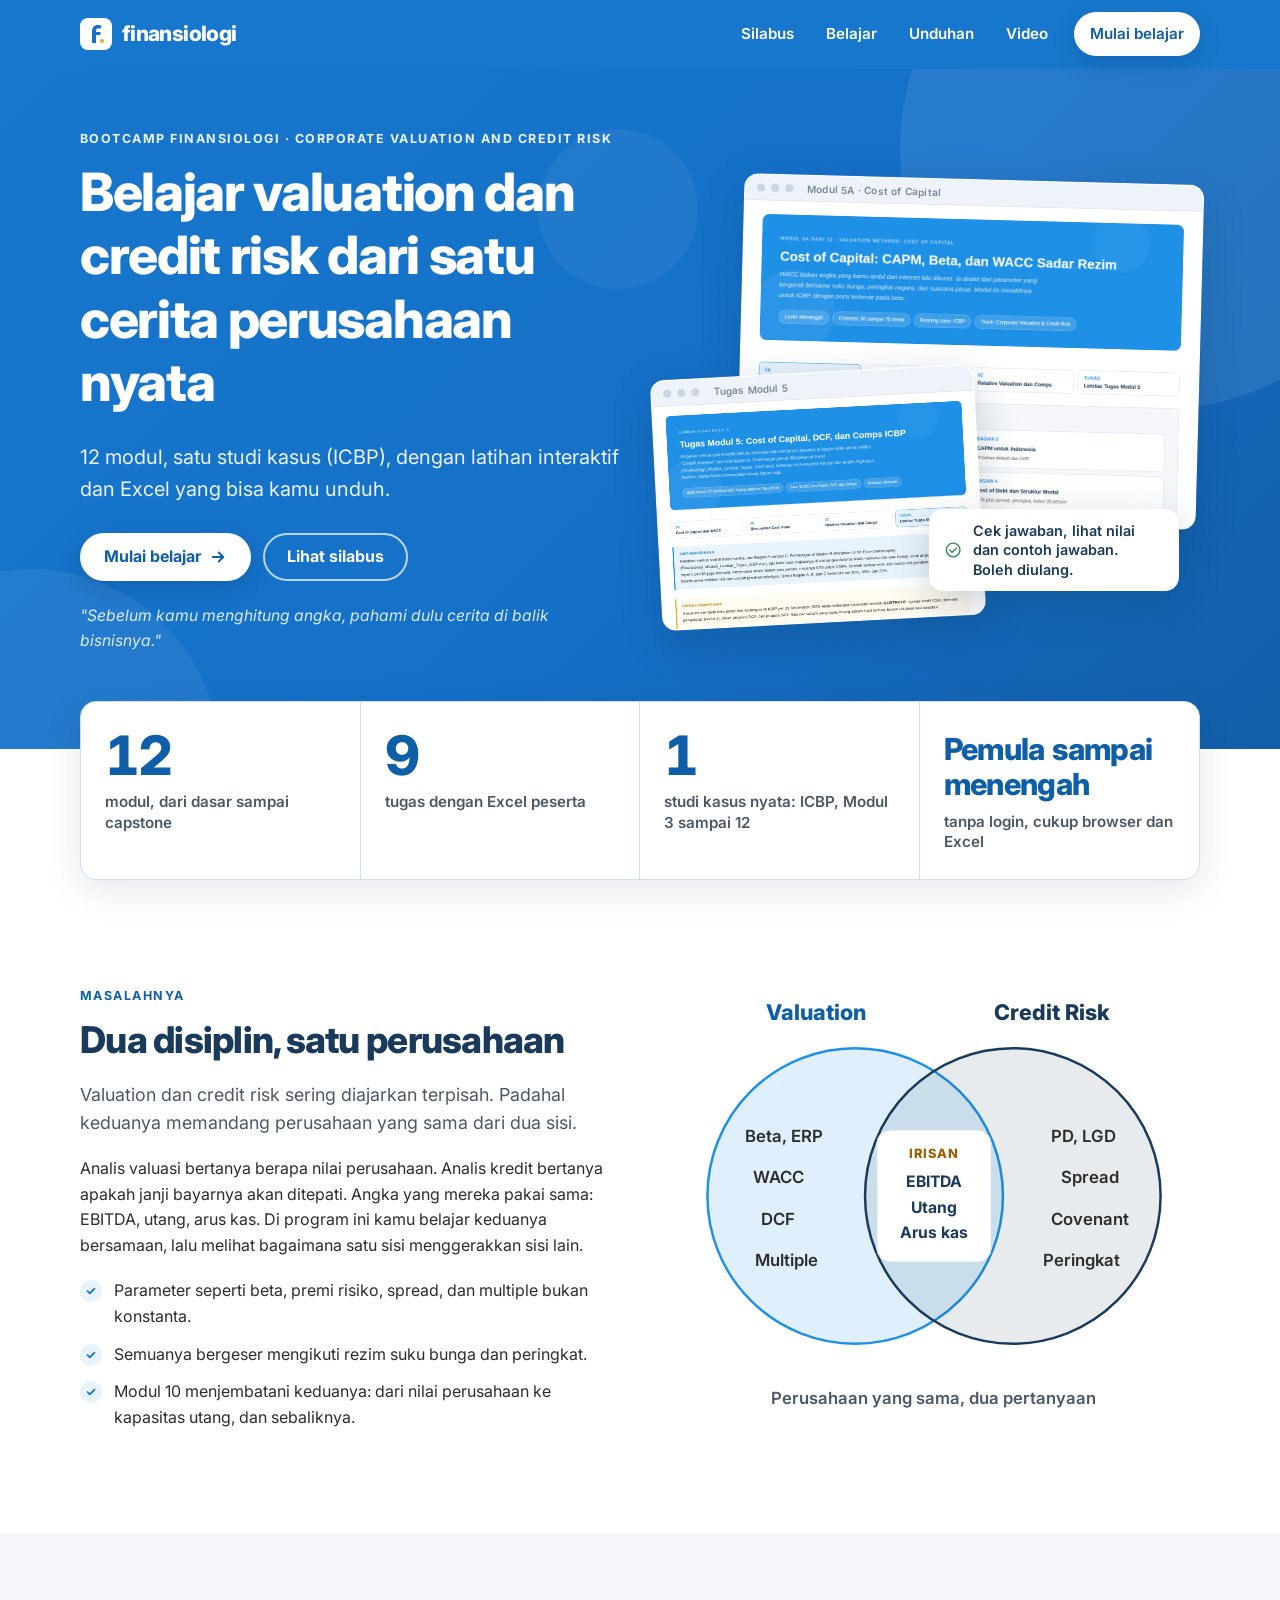
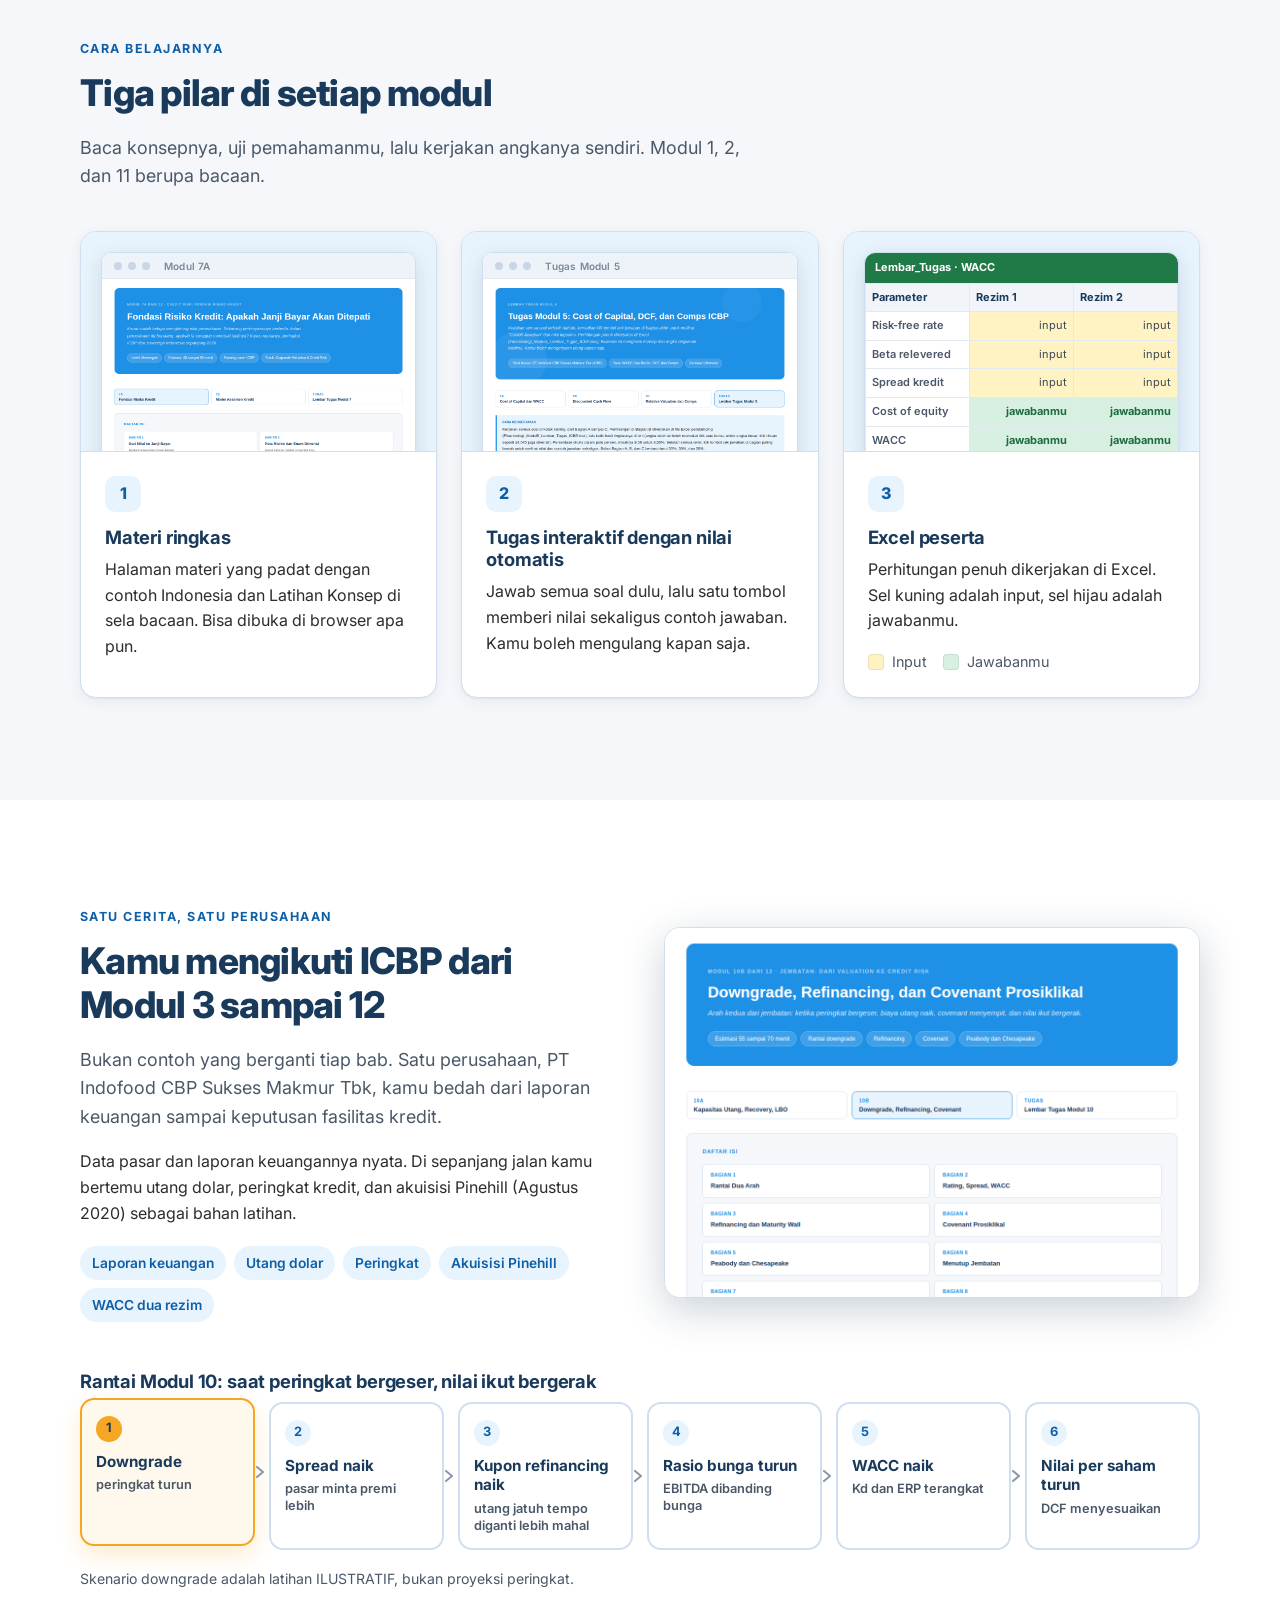
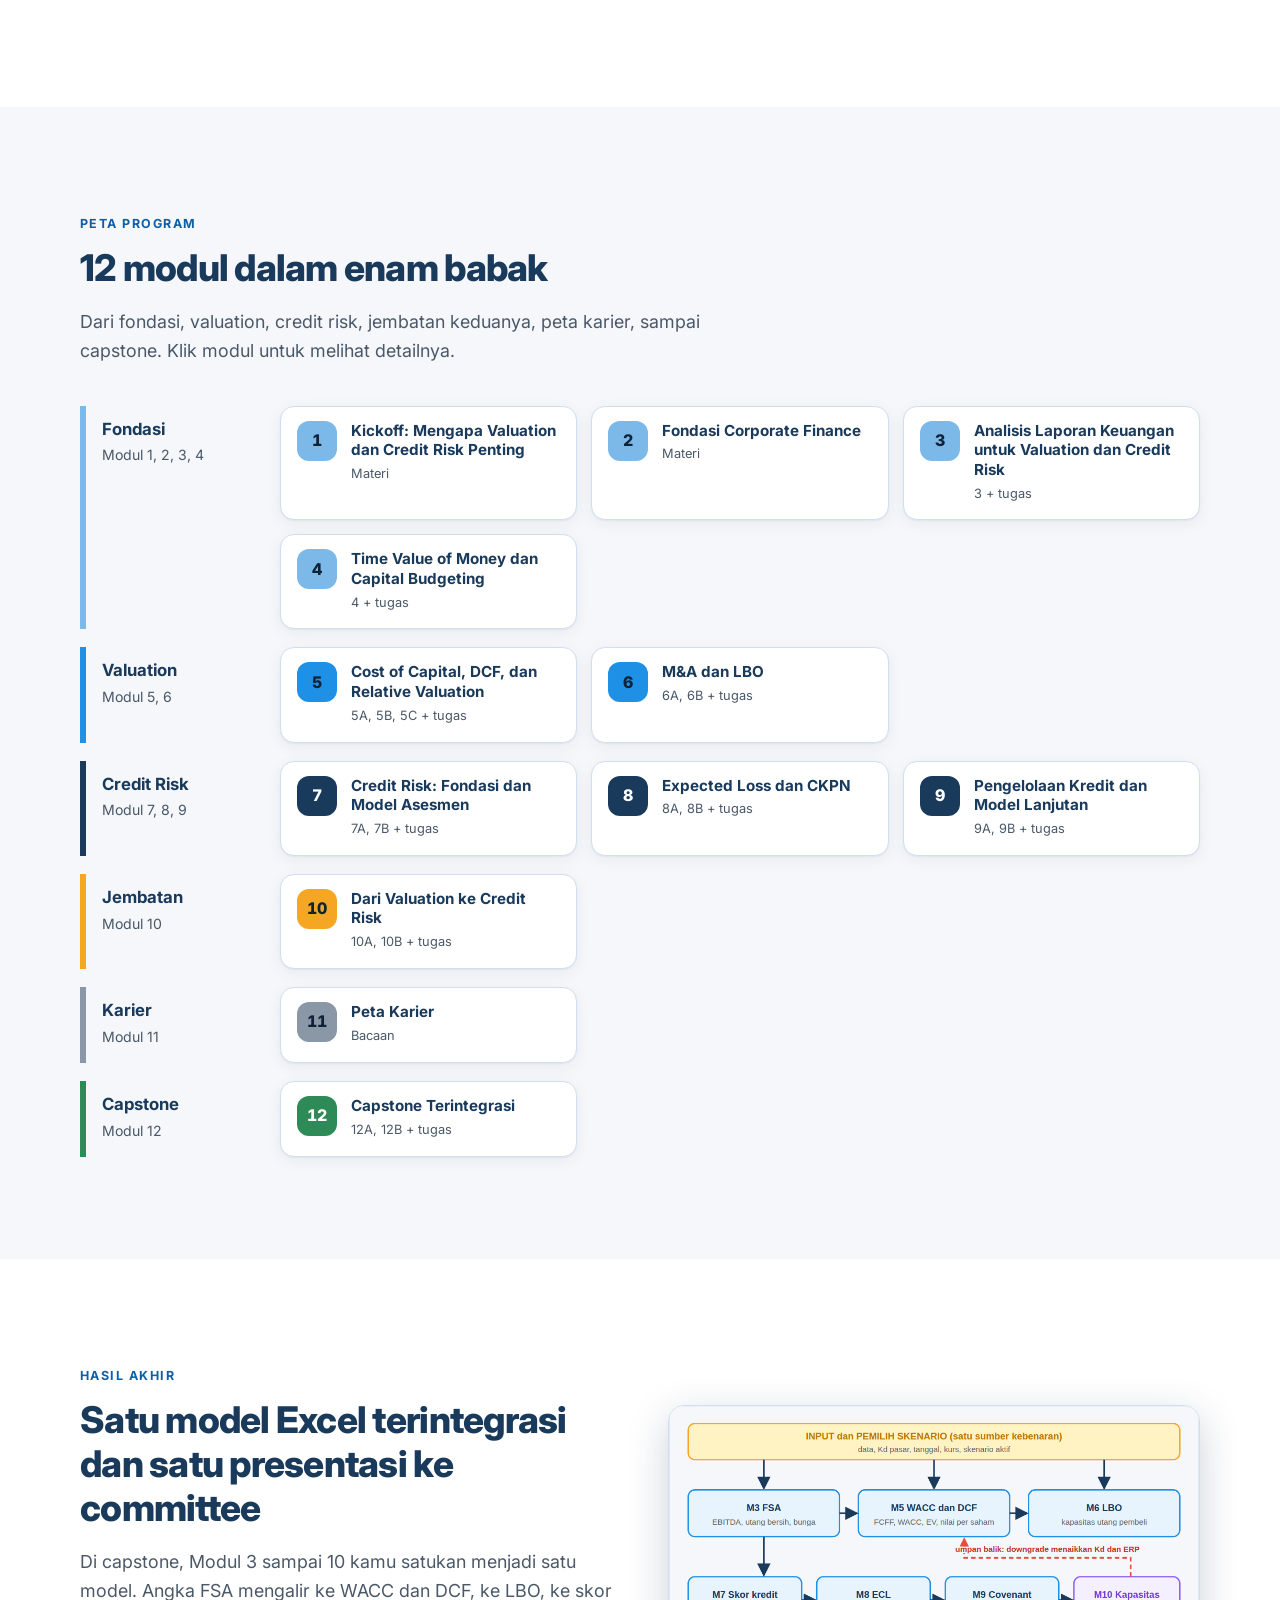
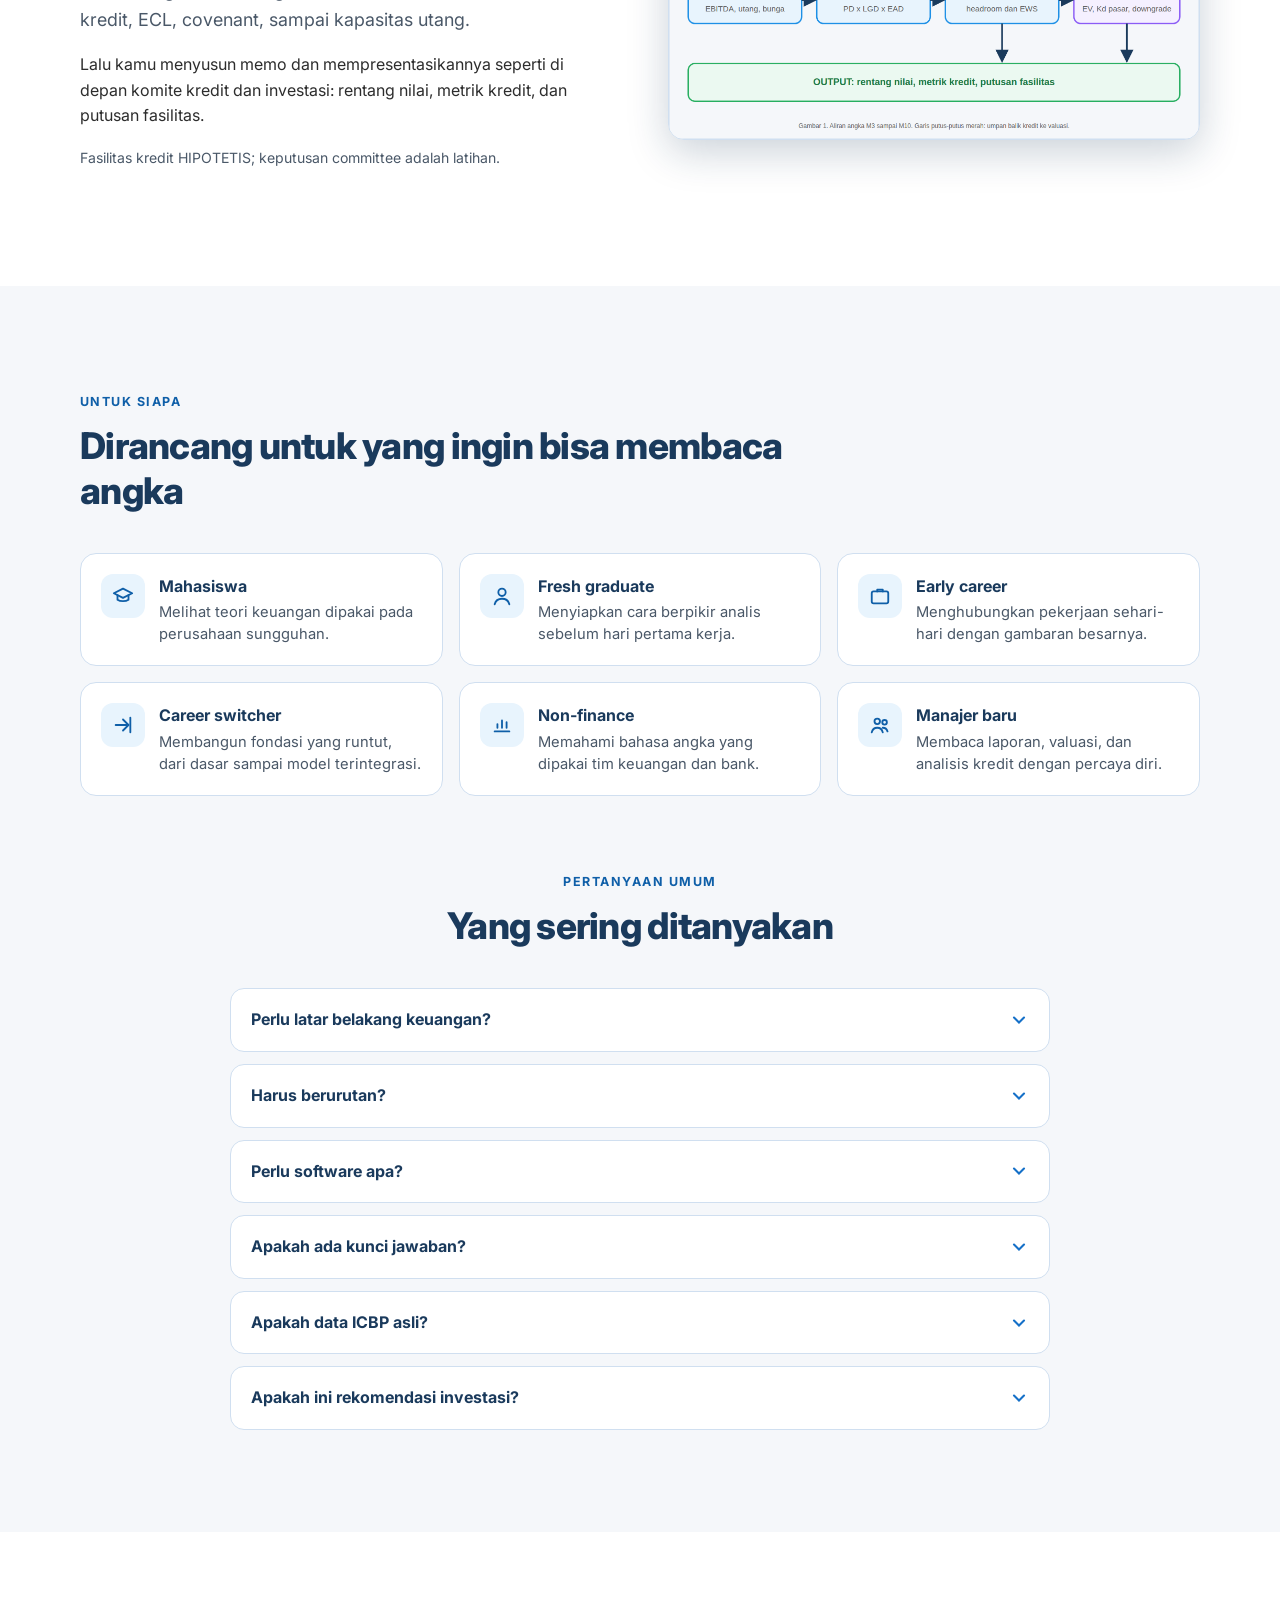
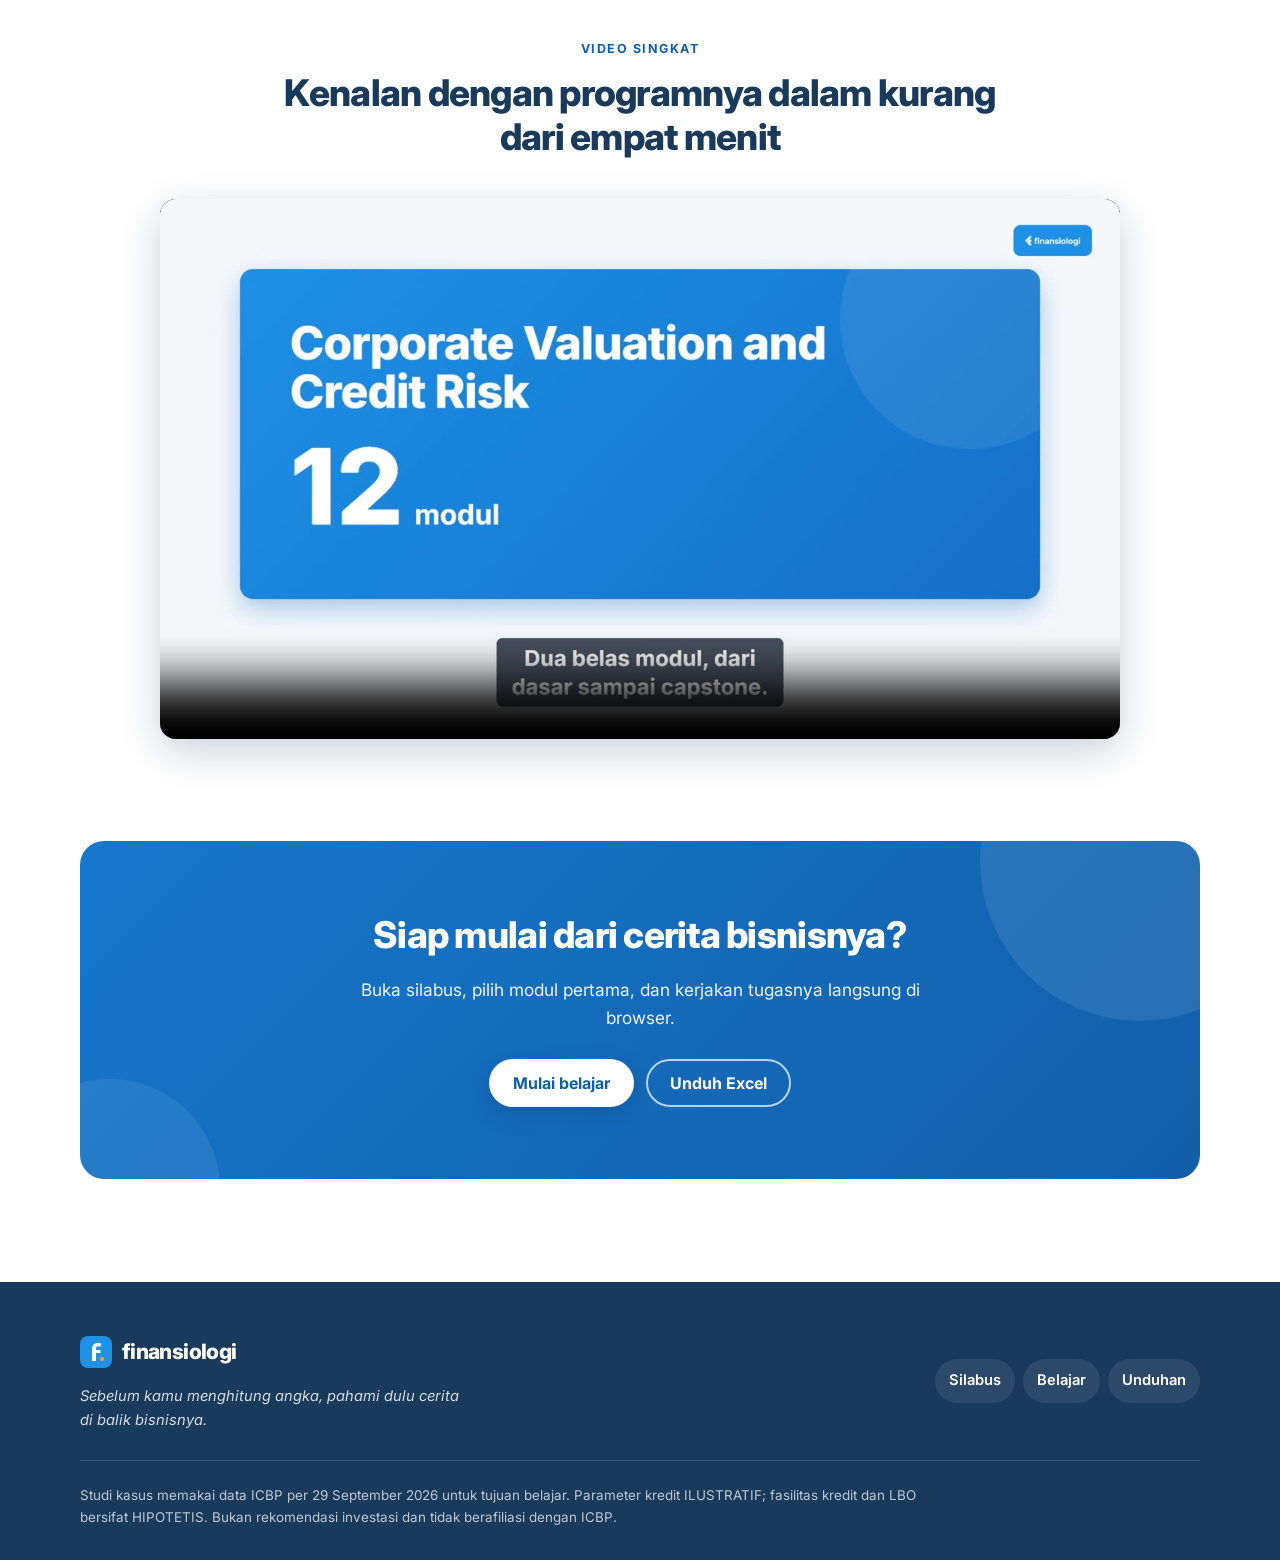
<file: site/index.html>
<!doctype html>
<html lang="id" class="no-js">
<head>
<meta charset="utf-8">
<meta name="viewport" content="width=device-width, initial-scale=1">
<title>Corporate Valuation and Credit Risk | Finansiologi</title>
<meta name="description" content="Belajar valuation dan credit risk dari satu cerita perusahaan nyata. 12 modul, satu studi kasus (ICBP), latihan interaktif, dan Excel yang bisa kamu unduh.">
<meta property="og:type" content="website">
<meta property="og:site_name" content="Finansiologi">
<meta property="og:locale" content="id_ID">
<meta property="og:title" content="Corporate Valuation and Credit Risk | Finansiologi">
<meta property="og:description" content="12 modul, satu studi kasus (ICBP), dengan latihan interaktif dan Excel yang bisa kamu unduh.">
<meta property="og:image" content="assets/img/og.png">
<meta property="og:image:width" content="1200">
<meta property="og:image:height" content="630">
<meta name="twitter:card" content="summary_large_image">
<meta name="theme-color" content="#1570C8">
<link rel="icon" href="assets/img/favicon.svg" type="image/svg+xml">
<link rel="icon" href="assets/img/favicon-32.png" sizes="32x32" type="image/png">
<link rel="apple-touch-icon" href="assets/img/apple-touch-icon.png">
<link rel="preconnect" href="https://fonts.googleapis.com">
<link rel="preconnect" href="https://fonts.gstatic.com" crossorigin>
<link rel="stylesheet" href="https://fonts.googleapis.com/css2?family=Inter:wght@400;500;600;700;800&amp;display=swap">
<link rel="stylesheet" href="assets/css/situs.css">
</head>
<body data-halaman="beranda" data-root="">
<a class="lewati" href="#konten">Lewati ke konten</a>

<header class="kepala kepala-biru">
  <div class="wadah">
    <a class="merek" href="./" aria-label="Finansiologi, beranda">
      <svg class="merek-ikon" viewBox="0 0 64 64" aria-hidden="true"><rect width="64" height="64" rx="16" fill="#fff"/><path d="M24 50V27c0-8 4-13 12-13 3 0 5 .5 7 1.5l-2 6c-1.4-.6-2.8-1-4.4-1-3.4 0-4.6 2.2-4.6 6.5v1h9v6h-9V50z" fill="#1570C8"/><circle cx="44" cy="46" r="4" fill="#F5A623"/></svg>
      <span class="merek-teks">finansiologi</span>
    </a>
    <button class="nav-toggle" type="button" aria-expanded="false" aria-controls="nav-utama" aria-label="Buka menu">
      <svg viewBox="0 0 24 24" fill="none" stroke="currentColor" stroke-width="2" stroke-linecap="round" aria-hidden="true"><path d="M4 7h16M4 12h16M4 17h16"/></svg>
    </button>
    <nav class="nav" id="nav-utama" aria-label="Navigasi utama">
      <a href="silabus/">Silabus</a>
      <a href="belajar/">Belajar</a>
      <a href="unduhan/">Unduhan</a>
      <a href="#video" id="nav-video" hidden>Video</a>
      <a class="tombol tombol-putih tombol-kecil" href="silabus/">Mulai belajar</a>
    </nav>
  </div>
</header>

<main id="konten">
  <section class="hero" aria-labelledby="judul-hero">
    <span class="lingkaran" aria-hidden="true"></span>
    <div class="wadah hero-isi">
      <div class="hero-teks">
        <span class="kicker">Bootcamp Finansiologi · Corporate Valuation and Credit Risk</span>
        <h1 id="judul-hero">Belajar valuation dan credit risk dari satu cerita perusahaan nyata</h1>
        <p class="sub">12 modul, satu studi kasus (ICBP), dengan latihan interaktif dan Excel yang bisa kamu unduh.</p>
        <div class="aksi">
          <a class="tombol tombol-putih" href="silabus/">Mulai belajar <svg viewBox="0 0 24 24" fill="none" stroke="currentColor" stroke-width="2.5" stroke-linecap="round" stroke-linejoin="round" aria-hidden="true"><path d="M5 12h14"/><path d="M13 6l6 6-6 6"/></svg></a>
          <a class="tombol tombol-garis" href="silabus/">Lihat silabus</a>
        </div>
        <p class="hero-tagline">"Sebelum kamu menghitung angka, pahami dulu cerita di balik bisnisnya."</p>
      </div>
      <div class="panggung" aria-label="Cuplikan materi dan tugas interaktif">
        <figure class="perangkat perangkat-1" style="margin:0">
          <div class="bilah" aria-hidden="true"><i></i><i></i><i></i><span>Modul 5A · Cost of Capital</span></div>
          <img src="assets/img/01-materi-5a-cover.png" width="1100" height="760" alt="Cover materi Modul 5A: Cost of Capital, CAPM, Beta, dan WACC Sadar Rezim, dengan daftar isi bagian." fetchpriority="high">
        </figure>
        <figure class="perangkat perangkat-2" style="margin:0">
          <div class="bilah" aria-hidden="true"><i></i><i></i><i></i><span>Tugas Modul 5</span></div>
          <img src="assets/img/04-tugas-interaktif-modul5.png" width="1100" height="760" alt="Lembar tugas interaktif Modul 5 tentang cost of capital, DCF, dan comps ICBP dengan petunjuk pengerjaan.">
        </figure>
        <div class="lencana-mengambang">
          <svg width="36" height="36" viewBox="0 0 24 24" fill="none" stroke="#2E8B57" stroke-width="2" stroke-linecap="round" stroke-linejoin="round" aria-hidden="true"><circle cx="12" cy="12" r="10"/><path d="M7 12l3.5 3.5L17 9"/></svg>
          <span>Cek jawaban, lihat nilai dan contoh jawaban. Boleh diulang.</span>
        </div>
      </div>
    </div>
  </section>

  <section class="fakta" aria-label="Fakta program">
    <div class="wadah">
      <div class="fakta-grid">
        <div class="fakta-item"><span class="fakta-angka" id="fakta-modul">12</span><span class="fakta-label">modul, dari dasar sampai capstone</span></div>
        <div class="fakta-item"><span class="fakta-angka" id="fakta-tugas">9</span><span class="fakta-label">tugas dengan Excel peserta</span></div>
        <div class="fakta-item"><span class="fakta-angka">1</span><span class="fakta-label">studi kasus nyata: ICBP, Modul 3 sampai 12</span></div>
        <div class="fakta-item"><span class="fakta-angka teks-angka">Pemula sampai menengah</span><span class="fakta-label">tanpa login, cukup browser dan Excel</span></div>
      </div>
    </div>
  </section>

  <section class="seksi" aria-labelledby="judul-masalah">
    <div class="wadah dua-kolom">
      <div class="muncul">
        <span class="kicker">Masalahnya</span>
        <h2 id="judul-masalah">Dua disiplin, satu perusahaan</h2>
        <p class="lead">Valuation dan credit risk sering diajarkan terpisah. Padahal keduanya memandang perusahaan yang sama dari dua sisi.</p>
        <p>Analis valuasi bertanya berapa nilai perusahaan. Analis kredit bertanya apakah janji bayarnya akan ditepati. Angka yang mereka pakai sama: EBITDA, utang, arus kas. Di program ini kamu belajar keduanya bersamaan, lalu melihat bagaimana satu sisi menggerakkan sisi lain.</p>
        <ul class="daftar-cek">
          <li>Parameter seperti beta, premi risiko, spread, dan multiple bukan konstanta.</li>
          <li>Semuanya bergeser mengikuti rezim suku bunga dan peringkat.</li>
          <li>Modul 10 menjembatani keduanya: dari nilai perusahaan ke kapasitas utang, dan sebaliknya.</li>
        </ul>
      </div>
      <div class="muncul">
        <svg class="diagram-venn" viewBox="0 0 540 430" role="img" aria-labelledby="venn-judul venn-desk">
          <title id="venn-judul">Dua lingkaran beririsan: Valuation dan Credit Risk</title>
          <desc id="venn-desk">Lingkaran Valuation berisi beta dan ERP, WACC, DCF, dan multiple. Lingkaran Credit Risk berisi PD dan LGD, spread, covenant, dan peringkat. Irisannya: perusahaan yang sama, yaitu EBITDA, utang, dan arus kas.</desc>
          <text x="150" y="26" text-anchor="middle" font-size="22" font-weight="800" fill="#0F5FA8">Valuation</text>
          <text x="390" y="26" text-anchor="middle" font-size="22" font-weight="800" fill="#1A3A5C">Credit Risk</text>
          <circle cx="190" cy="205" r="150" fill="#1E90E6" fill-opacity=".14" stroke="#1E90E6" stroke-width="2.5"/>
          <circle cx="350" cy="205" r="150" fill="#1A3A5C" fill-opacity=".1" stroke="#1A3A5C" stroke-width="2.5"/>
          <g font-size="17" font-weight="600" fill="#2D2D2D" text-anchor="middle">
            <text x="118" y="150">Beta, ERP</text>
            <text x="112" y="192">WACC</text>
            <text x="112" y="234">DCF</text>
            <text x="120" y="276">Multiple</text>
            <text x="422" y="150">PD, LGD</text>
            <text x="428" y="192">Spread</text>
            <text x="428" y="234">Covenant</text>
            <text x="420" y="276">Peringkat</text>
          </g>
          <rect x="212" y="138" width="116" height="134" rx="14" fill="#fff" stroke="#D0DFF0"/>
          <g text-anchor="middle">
            <text x="270" y="166" font-size="13" font-weight="800" fill="#9A5F00" letter-spacing="1">IRISAN</text>
            <text x="270" y="196" font-size="16" font-weight="700" fill="#1A3A5C">EBITDA</text>
            <text x="270" y="222" font-size="16" font-weight="700" fill="#1A3A5C">Utang</text>
            <text x="270" y="248" font-size="16" font-weight="700" fill="#1A3A5C">Arus kas</text>
          </g>
          <text x="270" y="416" text-anchor="middle" font-size="17" font-weight="600" fill="#4A5868">Perusahaan yang sama, dua pertanyaan</text>
        </svg>
      </div>
    </div>
  </section>

  <section class="seksi seksi-abu" aria-labelledby="judul-pilar">
    <div class="wadah">
      <div class="kepala-seksi muncul">
        <span class="kicker">Cara belajarnya</span>
        <h2 id="judul-pilar">Tiga pilar di setiap modul</h2>
        <p class="lead">Baca konsepnya, uji pemahamanmu, lalu kerjakan angkanya sendiri. Modul 1, 2, dan 11 berupa bacaan.</p>
      </div>
      <div class="grid-3">
        <article class="kartu muncul">
          <div class="kartu-gambar">
            <div class="perangkat"><div class="bilah" aria-hidden="true"><i></i><i></i><i></i><span>Modul 7A</span></div>
              <img src="assets/img/02-materi-7a-cover.png" width="1100" height="760" loading="lazy" alt="Cover materi Modul 7A: Fondasi Risiko Kredit, dengan daftar isi bagian.">
            </div>
          </div>
          <div class="kartu-isi">
            <span class="nomor-pilar">1</span>
            <h3>Materi ringkas</h3>
            <p>Halaman materi yang padat dengan contoh Indonesia dan Latihan Konsep di sela bacaan. Bisa dibuka di browser apa pun.</p>
          </div>
        </article>
        <article class="kartu muncul">
          <div class="kartu-gambar">
            <div class="perangkat"><div class="bilah" aria-hidden="true"><i></i><i></i><i></i><span>Tugas Modul 5</span></div>
              <img src="assets/img/04-tugas-interaktif-modul5.png" width="1100" height="760" loading="lazy" alt="Halaman tugas interaktif Modul 5 dengan cara mengerjakan dan catatan transparansi.">
            </div>
          </div>
          <div class="kartu-isi">
            <span class="nomor-pilar">2</span>
            <h3>Tugas interaktif dengan nilai otomatis</h3>
            <p>Jawab semua soal dulu, lalu satu tombol memberi nilai sekaligus contoh jawaban. Kamu boleh mengulang kapan saja.</p>
          </div>
        </article>
        <article class="kartu muncul">
          <div class="kartu-gambar" aria-hidden="true">
            <div class="lembar">
              <div class="bilah">Lembar_Tugas · WACC</div>
              <table>
                <tr><td class="kepala-sel">Parameter</td><td class="kepala-sel">Rezim 1</td><td class="kepala-sel">Rezim 2</td></tr>
                <tr><td class="lab">Risk-free rate</td><td class="kuning">input</td><td class="kuning">input</td></tr>
                <tr><td class="lab">Beta relevered</td><td class="kuning">input</td><td class="kuning">input</td></tr>
                <tr><td class="lab">Spread kredit</td><td class="kuning">input</td><td class="kuning">input</td></tr>
                <tr><td class="lab">Cost of equity</td><td class="hijau">jawabanmu</td><td class="hijau">jawabanmu</td></tr>
                <tr><td class="lab">WACC</td><td class="hijau">jawabanmu</td><td class="hijau">jawabanmu</td></tr>
              </table>
            </div>
          </div>
          <div class="kartu-isi">
            <span class="nomor-pilar">3</span>
            <h3>Excel peserta</h3>
            <p>Perhitungan penuh dikerjakan di Excel. Sel kuning adalah input, sel hijau adalah jawabanmu.</p>
            <div class="legenda"><span><i style="background:#FFF3C4"></i>Input</span><span><i style="background:#D7F0E1"></i>Jawabanmu</span></div>
          </div>
        </article>
      </div>
    </div>
  </section>

  <section class="seksi" aria-labelledby="judul-cerita">
    <div class="wadah">
      <div class="cerita-grid">
        <div class="muncul">
          <span class="kicker">Satu cerita, satu perusahaan</span>
          <h2 id="judul-cerita">Kamu mengikuti ICBP dari Modul 3 sampai 12</h2>
          <p class="lead">Bukan contoh yang berganti tiap bab. Satu perusahaan, PT Indofood CBP Sukses Makmur Tbk, kamu bedah dari laporan keuangan sampai keputusan fasilitas kredit.</p>
          <p>Data pasar dan laporan keuangannya nyata. Di sepanjang jalan kamu bertemu utang dolar, peringkat kredit, dan akuisisi Pinehill (Agustus 2020) sebagai bahan latihan.</p>
          <ul class="chip-baris" aria-label="Topik studi kasus">
            <li class="chip">Laporan keuangan</li>
            <li class="chip">Utang dolar</li>
            <li class="chip">Peringkat</li>
            <li class="chip">Akuisisi Pinehill</li>
            <li class="chip">WACC dua rezim</li>
          </ul>
        </div>
        <div class="muncul">
          <div class="bingkai-gambar">
            <img src="assets/img/03-materi-10b-cover.png" width="1100" height="760" loading="lazy" alt="Cover materi Modul 10B: Downgrade, Refinancing, dan Covenant Prosiklikal, dengan daftar isi bagian.">
          </div>
        </div>
      </div>
      <div class="muncul">
        <h3>Rantai Modul 10: saat peringkat bergeser, nilai ikut bergerak</h3>
        <ol class="rantai" aria-label="Rantai downgrade dalam enam langkah">
          <li>Downgrade<small>peringkat turun</small></li>
          <li>Spread naik<small>pasar minta premi lebih</small></li>
          <li>Kupon refinancing naik<small>utang jatuh tempo diganti lebih mahal</small></li>
          <li>Rasio bunga turun<small>EBITDA dibanding bunga</small></li>
          <li>WACC naik<small>Kd dan ERP terangkat</small></li>
          <li class="akhir">Nilai per saham turun<small>DCF menyesuaikan</small></li>
        </ol>
        <p class="catatan-kecil">Skenario downgrade adalah latihan ILUSTRATIF, bukan proyeksi peringkat.</p>
      </div>
    </div>
  </section>

  <section class="seksi seksi-abu" aria-labelledby="judul-peta">
    <div class="wadah">
      <div class="kepala-seksi muncul">
        <span class="kicker">Peta program</span>
        <h2 id="judul-peta">12 modul dalam enam babak</h2>
        <p class="lead">Dari fondasi, valuation, credit risk, jembatan keduanya, peta karier, sampai capstone. Klik modul untuk melihat detailnya.</p>
      </div>
      <div class="peta" id="peta-modul">
        <noscript><p><a href="silabus/">Lihat silabus lengkap 12 modul</a>.</p></noscript>
      </div>
    </div>
  </section>

  <section class="seksi" aria-labelledby="judul-hasil">
    <div class="wadah dua-kolom">
      <div class="muncul">
        <span class="kicker">Hasil akhir</span>
        <h2 id="judul-hasil">Satu model Excel terintegrasi dan satu presentasi ke committee</h2>
        <p class="lead">Di capstone, Modul 3 sampai 10 kamu satukan menjadi satu model. Angka FSA mengalir ke WACC dan DCF, ke LBO, ke skor kredit, ECL, covenant, sampai kapasitas utang.</p>
        <p>Lalu kamu menyusun memo dan mempresentasikannya seperti di depan komite kredit dan investasi: rentang nilai, metrik kredit, dan putusan fasilitas.</p>
        <p class="catatan-kecil">Fasilitas kredit HIPOTETIS; keputusan committee adalah latihan.</p>
      </div>
      <figure class="muncul" style="margin:0">
        <div class="bingkai-gambar">
          <img src="assets/img/06-diagram-alur-model-terintegrasi.png" width="1012" height="637" loading="lazy" alt="Diagram aliran angka model terintegrasi: input dan pemilih skenario mengalir ke M3 FSA, M5 WACC dan DCF, M6 LBO, M7 skor kredit, M8 ECL, M9 covenant, dan M10 kapasitas, lalu ke output rentang nilai, metrik kredit, dan putusan fasilitas.">
        </div>
      </figure>
    </div>
  </section>

  <section class="seksi seksi-abu" aria-labelledby="judul-siapa">
    <div class="wadah">
      <div class="kepala-seksi muncul">
        <span class="kicker">Untuk siapa</span>
        <h2 id="judul-siapa">Dirancang untuk yang ingin bisa membaca angka</h2>
      </div>
      <div class="grid-siapa">
        <div class="siapa muncul"><span class="ikon"><svg viewBox="0 0 24 24" fill="none" stroke="currentColor" stroke-width="2" stroke-linecap="round" stroke-linejoin="round" aria-hidden="true"><path d="M2 9l10-5 10 5-10 5z"/><path d="M6 11v5c3 2 9 2 12 0v-5"/></svg></span><div><b>Mahasiswa</b><p>Melihat teori keuangan dipakai pada perusahaan sungguhan.</p></div></div>
        <div class="siapa muncul"><span class="ikon"><svg viewBox="0 0 24 24" fill="none" stroke="currentColor" stroke-width="2" stroke-linecap="round" stroke-linejoin="round" aria-hidden="true"><circle cx="12" cy="8" r="4"/><path d="M4 21c1-4 4-6 8-6s7 2 8 6"/></svg></span><div><b>Fresh graduate</b><p>Menyiapkan cara berpikir analis sebelum hari pertama kerja.</p></div></div>
        <div class="siapa muncul"><span class="ikon"><svg viewBox="0 0 24 24" fill="none" stroke="currentColor" stroke-width="2" stroke-linecap="round" stroke-linejoin="round" aria-hidden="true"><rect x="3" y="7" width="18" height="13" rx="2"/><path d="M9 7V5h6v2"/></svg></span><div><b>Early career</b><p>Menghubungkan pekerjaan sehari-hari dengan gambaran besarnya.</p></div></div>
        <div class="siapa muncul"><span class="ikon"><svg viewBox="0 0 24 24" fill="none" stroke="currentColor" stroke-width="2" stroke-linecap="round" stroke-linejoin="round" aria-hidden="true"><path d="M4 12h12"/><path d="M12 6l6 6-6 6"/><path d="M20 4v16"/></svg></span><div><b>Career switcher</b><p>Membangun fondasi yang runtut, dari dasar sampai model terintegrasi.</p></div></div>
        <div class="siapa muncul"><span class="ikon"><svg viewBox="0 0 24 24" fill="none" stroke="currentColor" stroke-width="2" stroke-linecap="round" stroke-linejoin="round" aria-hidden="true"><path d="M4 19h16"/><path d="M7 15v-4M12 15V7M17 15v-6"/></svg></span><div><b>Non-finance</b><p>Memahami bahasa angka yang dipakai tim keuangan dan bank.</p></div></div>
        <div class="siapa muncul"><span class="ikon"><svg viewBox="0 0 24 24" fill="none" stroke="currentColor" stroke-width="2" stroke-linecap="round" stroke-linejoin="round" aria-hidden="true"><circle cx="9" cy="8" r="3"/><circle cx="17" cy="9" r="2.5"/><path d="M3 20c.8-3.5 3-5 6-5s5.2 1.5 6 5"/><path d="M15 15c2.8 0 4.5 1.4 5.2 4"/></svg></span><div><b>Manajer baru</b><p>Membaca laporan, valuasi, dan analisis kredit dengan percaya diri.</p></div></div>
      </div>

      <div class="kepala-seksi tengah muncul" style="margin-top:72px;text-align:center">
        <span class="kicker">Pertanyaan umum</span>
        <h2>Yang sering ditanyakan</h2>
      </div>
      <div class="faq">
        <details><summary>Perlu latar belakang keuangan?</summary><div><p>Tidak. Modul 1 sampai 4 adalah fondasi: peta besar, corporate finance, analisis laporan keuangan, dan time value of money. Level program pemula sampai menengah.</p></div></details>
        <details><summary>Harus berurutan?</summary><div><p>Disarankan, karena studi kasus ICBP berlanjut dari Modul 3 sampai 12 dan capstone menyatukan Modul 3 sampai 10. Tapi semua modul terbuka, jadi kamu bebas melompat ke topik yang kamu perlukan. Modul 9B bersifat lanjutan opsional.</p></div></details>
        <details><summary>Perlu software apa?</summary><div><p>Browser modern untuk materi dan tugas interaktif, serta Microsoft Excel atau LibreOffice untuk berkas .xlsx. Tidak perlu login.</p></div></details>
        <details><summary>Apakah ada kunci jawaban?</summary><div><p>Tugas interaktif menampilkan contoh jawaban setelah kamu mengecek. Jawab semua soal dulu, lalu satu tombol memberi nilai dan contoh jawabannya. Kamu boleh mengulang.</p></div></details>
        <details><summary>Apakah data ICBP asli?</summary><div><p>Data pasar dan laporan keuangan ICBP nyata, per 29 September 2026. Parameter kredit bersifat ILUSTRATIF, sedangkan fasilitas kredit dan LBO dalam latihan bersifat HIPOTETIS.</p></div></details>
        <details><summary>Apakah ini rekomendasi investasi?</summary><div><p>Tidak. Studi kasus dipakai untuk tujuan belajar. Nilai per saham yang kamu hitung adalah hasil latihan, bukan rekomendasi investasi, dan program ini tidak berafiliasi dengan ICBP.</p></div></details>
      </div>
    </div>
  </section>

  <section class="seksi" id="video" aria-labelledby="judul-video" hidden>
    <div class="wadah">
      <div class="kepala-seksi tengah muncul" style="text-align:center">
        <span class="kicker">Video singkat</span>
        <h2 id="judul-video">Kenalan dengan programnya dalam kurang dari empat menit</h2>
      </div>
      <div class="video-bingkai muncul">
        <video controls preload="none" playsinline poster="assets/img/video-poster.jpg" aria-label="Video promosi program Corporate Valuation and Credit Risk"></video>
      </div>
    </div>
  </section>

  <section class="seksi" aria-labelledby="judul-cta" style="padding-top:0">
    <div class="wadah">
      <div class="cta muncul">
        <h2 id="judul-cta">Siap mulai dari cerita bisnisnya?</h2>
        <p>Buka silabus, pilih modul pertama, dan kerjakan tugasnya langsung di browser.</p>
        <div class="aksi">
          <a class="tombol tombol-putih" href="silabus/">Mulai belajar</a>
          <a class="tombol tombol-garis" href="unduhan/">Unduh Excel</a>
        </div>
      </div>
    </div>
  </section>
</main>

<footer class="kaki">
  <div class="wadah">
    <div class="kaki-atas">
      <div>
        <a class="merek" href="./" aria-label="Finansiologi, beranda">
          <svg class="merek-ikon" viewBox="0 0 64 64" aria-hidden="true"><rect width="64" height="64" rx="16" fill="#1E90E6"/><path d="M24 50V27c0-8 4-13 12-13 3 0 5 .5 7 1.5l-2 6c-1.4-.6-2.8-1-4.4-1-3.4 0-4.6 2.2-4.6 6.5v1h9v6h-9V50z" fill="#fff"/><circle cx="44" cy="46" r="4" fill="#F5A623"/></svg>
          <span>finansiologi</span>
        </a>
        <p class="kaki-tagline">Sebelum kamu menghitung angka, pahami dulu cerita di balik bisnisnya.</p>
      </div>
      <ul class="kaki-nav" aria-label="Navigasi kaki">
        <li><a href="silabus/">Silabus</a></li>
        <li><a href="belajar/">Belajar</a></li>
        <li><a href="unduhan/">Unduhan</a></li>
      </ul>
    </div>
    <p class="disclaimer">Studi kasus memakai data ICBP per 29 September 2026 untuk tujuan belajar. Parameter kredit ILUSTRATIF; fasilitas kredit dan LBO bersifat HIPOTETIS. Bukan rekomendasi investasi dan tidak berafiliasi dengan ICBP.</p>
  </div>
</footer>

<script src="data/kursus.js"></script>
<script src="assets/js/situs.js"></script>
</body>
</html>
</file>
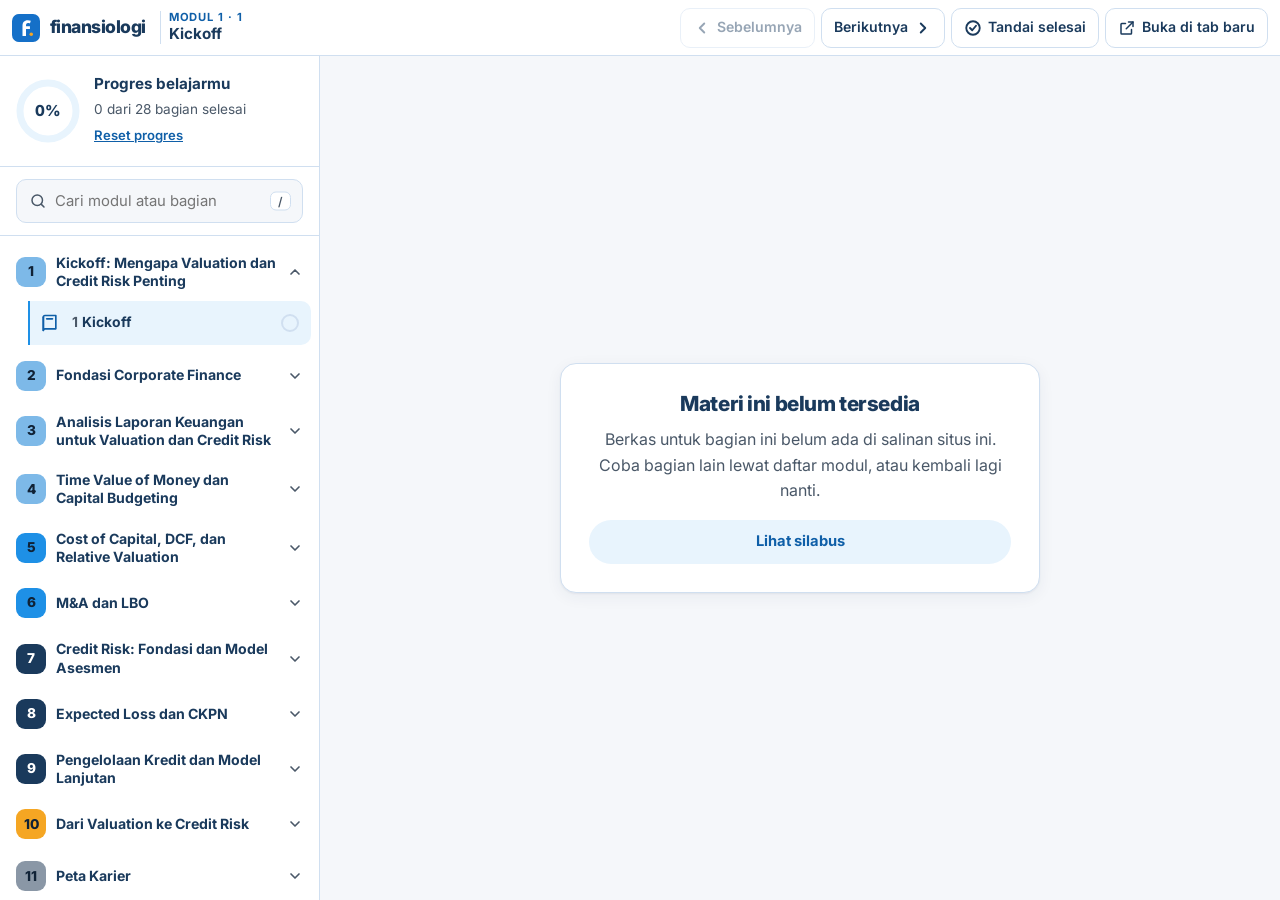
<file: site/belajar/index.html>
<!doctype html>
<html lang="id" class="no-js">
<head>
<meta charset="utf-8">
<meta name="viewport" content="width=device-width, initial-scale=1">
<title>Belajar | Corporate Valuation and Credit Risk</title>
<meta name="description" content="Platform belajar Corporate Valuation and Credit Risk: buka materi, kerjakan tugas interaktif, tandai progres, dan unduh Excel peserta per modul.">
<meta property="og:type" content="website">
<meta property="og:site_name" content="Finansiologi">
<meta property="og:locale" content="id_ID">
<meta property="og:title" content="Belajar | Corporate Valuation and Credit Risk">
<meta property="og:description" content="Buka materi, kerjakan tugas interaktif, dan unduh Excel peserta per modul.">
<meta property="og:image" content="../assets/img/og.png">
<meta property="og:image:width" content="1200">
<meta property="og:image:height" content="630">
<meta name="twitter:card" content="summary_large_image">
<meta name="theme-color" content="#FFFFFF">
<link rel="icon" href="../assets/img/favicon.svg" type="image/svg+xml">
<link rel="icon" href="../assets/img/favicon-32.png" sizes="32x32" type="image/png">
<link rel="apple-touch-icon" href="../assets/img/apple-touch-icon.png">
<link rel="preconnect" href="https://fonts.googleapis.com">
<link rel="preconnect" href="https://fonts.gstatic.com" crossorigin>
<link rel="stylesheet" href="https://fonts.googleapis.com/css2?family=Inter:wght@400;500;600;700;800&amp;display=swap">
<link rel="stylesheet" href="../assets/css/situs.css">
</head>
<body class="platform" data-halaman="belajar" data-root="../">
<a class="lewati" href="#penampil">Lewati ke materi</a>

<header class="p-atas">
  <button class="ikon-tombol p-menu" id="t-menu" type="button" aria-expanded="false" aria-controls="p-sisi" aria-label="Daftar modul">
    <svg viewBox="0 0 24 24" fill="none" stroke="currentColor" stroke-width="2" stroke-linecap="round" aria-hidden="true"><path d="M4 7h16M4 12h16M4 17h16"/></svg>
  </button>
  <a class="merek" href="../" aria-label="Finansiologi, beranda">
    <svg class="merek-ikon" viewBox="0 0 64 64" aria-hidden="true"><rect width="64" height="64" rx="16" fill="#1570C8"/><path d="M24 50V27c0-8 4-13 12-13 3 0 5 .5 7 1.5l-2 6c-1.4-.6-2.8-1-4.4-1-3.4 0-4.6 2.2-4.6 6.5v1h9v6h-9V50z" fill="#fff"/><circle cx="44" cy="46" r="4" fill="#F5A623"/></svg>
    <span class="merek-teks">finansiologi</span>
  </a>
  <div class="p-judul" aria-live="polite">
    <small id="judul-kecil">Modul</small>
    <b id="judul-besar">Memuat</b>
  </div>
  <div class="p-aksi">
    <button class="ikon-tombol" id="t-sebelum" type="button" title="Sebelumnya ( [ )" aria-label="Sebelumnya">
      <svg viewBox="0 0 24 24" fill="none" stroke="currentColor" stroke-width="2.5" stroke-linecap="round" stroke-linejoin="round" aria-hidden="true"><path d="M15 6l-6 6 6 6"/></svg><span class="lbl">Sebelumnya</span>
    </button>
    <button class="ikon-tombol" id="t-berikut" type="button" title="Berikutnya ( ] )" aria-label="Berikutnya">
      <span class="lbl">Berikutnya</span><svg viewBox="0 0 24 24" fill="none" stroke="currentColor" stroke-width="2.5" stroke-linecap="round" stroke-linejoin="round" aria-hidden="true"><path d="M9 6l6 6-6 6"/></svg>
    </button>
    <button class="ikon-tombol" id="t-selesai" type="button" aria-pressed="false" title="Tandai selesai">
      <svg viewBox="0 0 24 24" fill="none" stroke="currentColor" stroke-width="2.5" stroke-linecap="round" stroke-linejoin="round" aria-hidden="true"><circle cx="12" cy="12" r="9"/><path d="M8 12l3 3 5-6"/></svg><span class="lbl">Tandai selesai</span>
    </button>
    <a class="ikon-tombol sekunder" id="t-tab" href="#" target="_blank" rel="noopener" title="Buka di tab baru" aria-label="Buka di tab baru">
      <svg viewBox="0 0 24 24" fill="none" stroke="currentColor" stroke-width="2" stroke-linecap="round" stroke-linejoin="round" aria-hidden="true"><path d="M14 4h6v6"/><path d="M20 4l-9 9"/><path d="M18 14v5a1 1 0 0 1-1 1H5a1 1 0 0 1-1-1V7a1 1 0 0 1 1-1h5"/></svg><span class="lbl">Buka di tab baru</span>
    </a>
    <a class="ikon-tombol utama sekunder" id="t-excel" href="#" download hidden title="Unduh Excel modul ini" aria-label="Unduh Excel modul ini">
      <svg viewBox="0 0 24 24" fill="none" stroke="currentColor" stroke-width="2" stroke-linecap="round" stroke-linejoin="round" aria-hidden="true"><path d="M12 4v11"/><path d="M7 10l5 5 5-5"/><path d="M5 20h14"/></svg><span class="lbl">Unduh Excel modul ini</span>
    </a>
  </div>
</header>

<div class="p-tubuh">
  <aside class="p-sisi" id="p-sisi" aria-label="Daftar modul dan progres">
    <div class="p-progres">
      <div class="cincin" id="cincin" role="img" aria-label="Progres 0 persen">
        <svg viewBox="0 0 64 64" aria-hidden="true"><circle class="jalur" cx="32" cy="32" r="28"/><circle class="isi" cx="32" cy="32" r="28"/></svg>
        <span id="cincin-angka" aria-hidden="true">0%</span>
      </div>
      <div class="p-progres-teks">
        <b>Progres belajarmu</b>
        <span id="progres-teks">0 bagian selesai</span>
        <div>
          <button type="button" class="tautan-reset" id="t-reset">Reset progres</button>
          <div class="konfirmasi" id="konfirmasi" hidden>
            <span>Hapus semua tanda selesai?</span>
            <button type="button" class="bahaya" id="t-reset-ya">Ya, reset</button>
            <button type="button" id="t-reset-batal">Batal</button>
          </div>
        </div>
      </div>
    </div>
    <div class="p-aksi-laci">
      <a class="ikon-tombol" id="t-tab-laci" href="#" target="_blank" rel="noopener">Buka di tab baru</a>
      <a class="ikon-tombol utama" id="t-excel-laci" href="#" download hidden>Unduh Excel modul ini</a>
    </div>
    <div class="p-cari">
      <label class="sr" for="cari">Cari judul modul atau bagian</label>
      <input id="cari" type="search" placeholder="Cari modul atau bagian" autocomplete="off">
      <kbd aria-hidden="true">/</kbd>
    </div>
    <nav class="p-daftar" id="p-daftar" aria-label="Modul"></nav>
  </aside>
  <div class="p-tirai" id="p-tirai" hidden></div>

  <main class="p-utama" id="konten">
    <iframe id="penampil" title="Penampil modul" tabindex="0"></iframe>
    <div class="p-pesan" id="p-pesan" hidden>
      <div class="kartu">
        <h2>Materi ini belum tersedia</h2>
        <p>Berkas untuk bagian ini belum ada di salinan situs ini. Coba bagian lain lewat daftar modul, atau kembali lagi nanti.</p>
        <a class="tombol tombol-kecil tombol-lunak" href="../silabus/">Lihat silabus</a>
      </div>
    </div>
  </main>
</div>

<script src="../data/kursus.js"></script>
<script src="../assets/js/situs.js"></script>
<script src="../assets/js/belajar.js"></script>
</body>
</html>
</file>
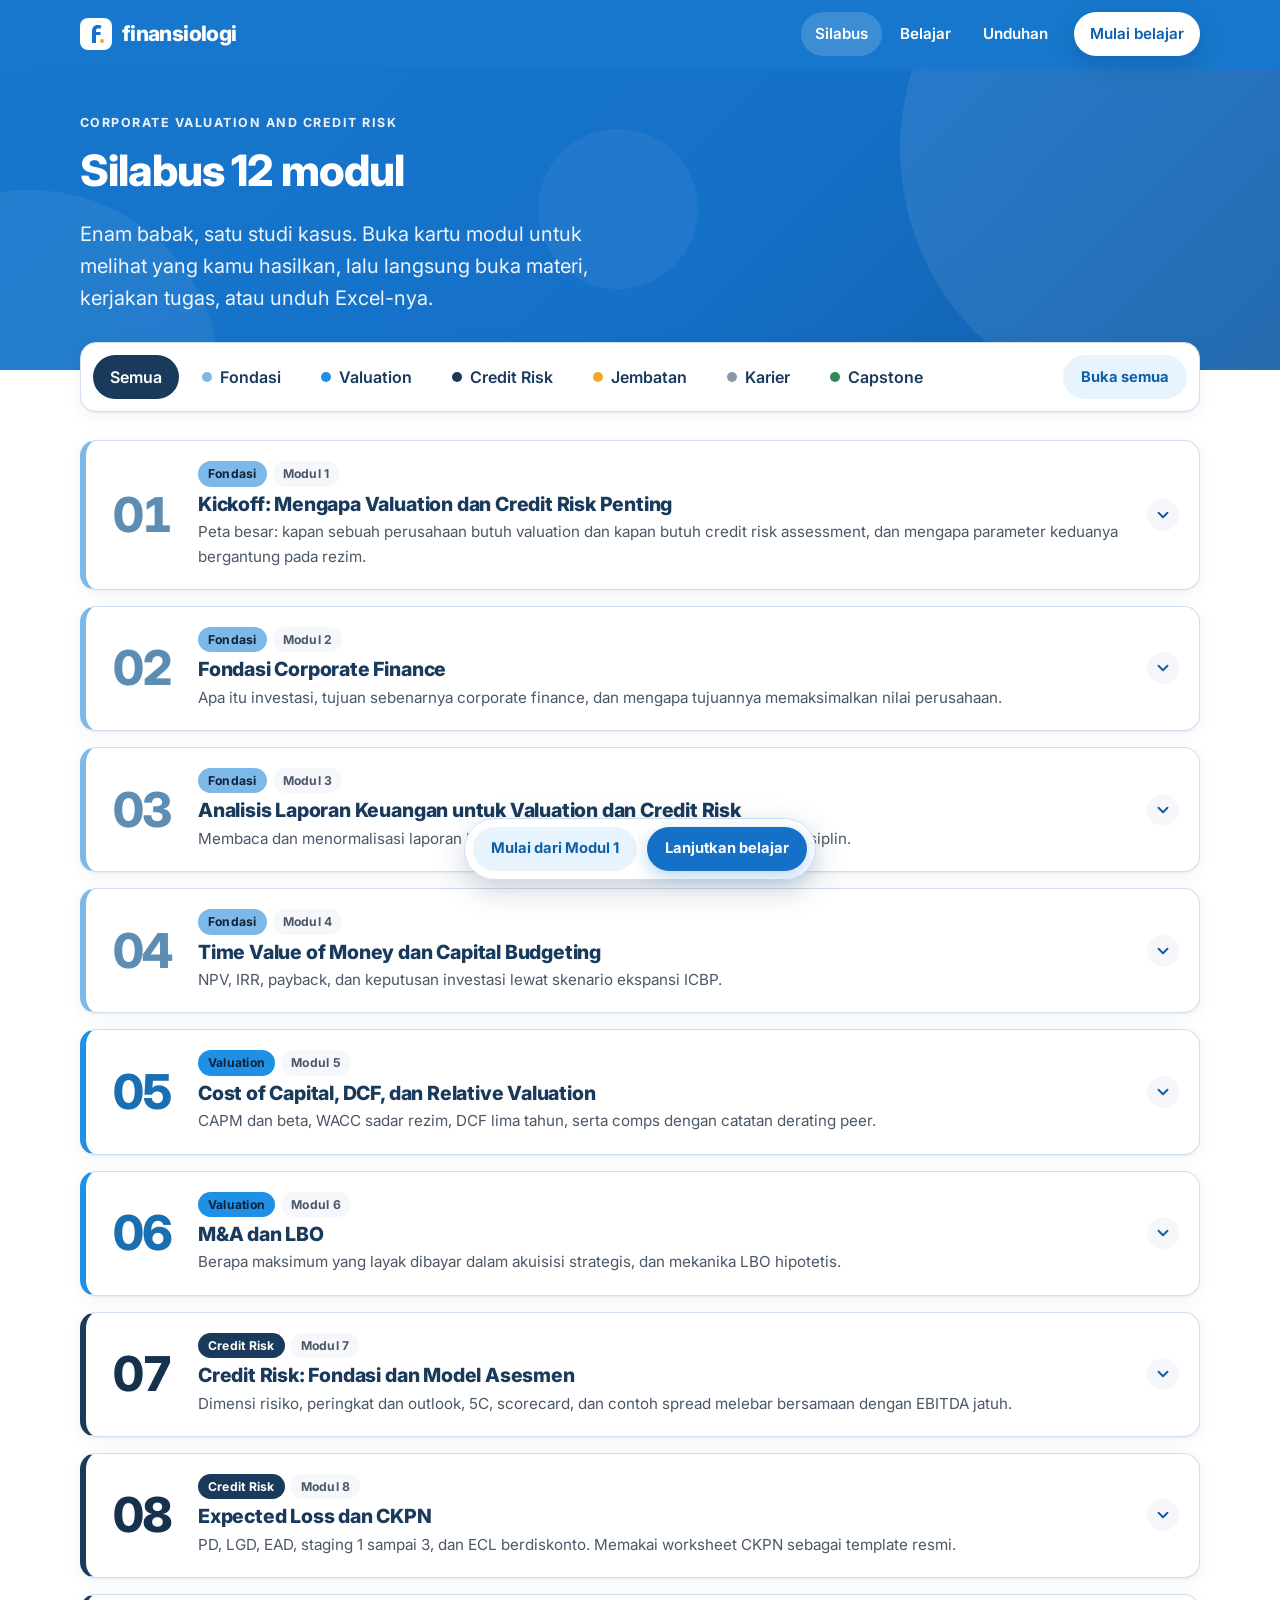
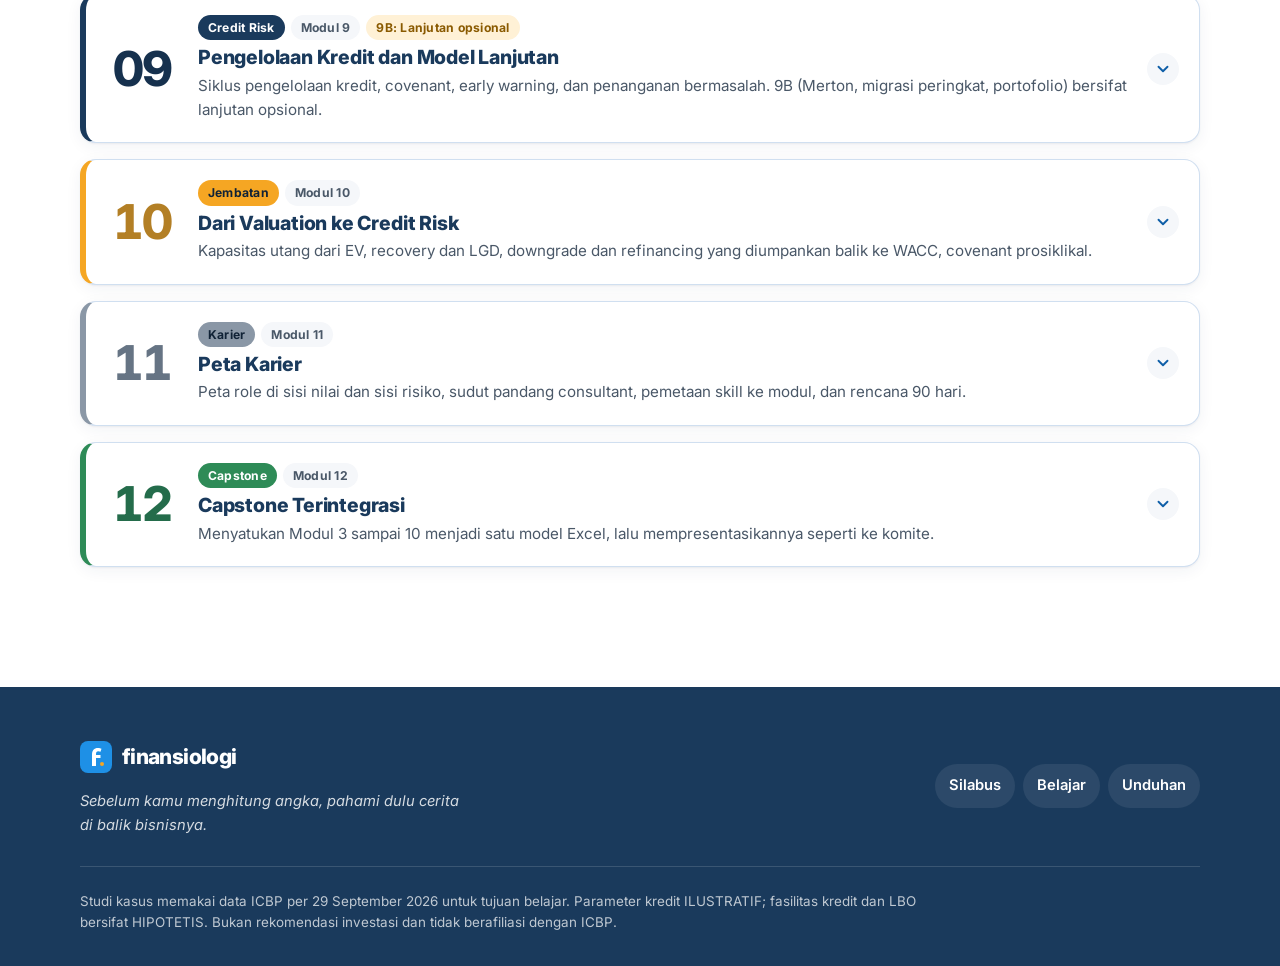
<file: site/silabus/index.html>
<!doctype html>
<html lang="id" class="no-js">
<head>
<meta charset="utf-8">
<meta name="viewport" content="width=device-width, initial-scale=1">
<title>Silabus 12 modul | Corporate Valuation and Credit Risk</title>
<meta name="description" content="Silabus lengkap 12 modul Corporate Valuation and Credit Risk: fondasi, valuation, credit risk, jembatan, karier, dan capstone dengan studi kasus ICBP.">
<meta property="og:type" content="website">
<meta property="og:site_name" content="Finansiologi">
<meta property="og:locale" content="id_ID">
<meta property="og:title" content="Silabus 12 modul | Corporate Valuation and Credit Risk">
<meta property="og:description" content="Silabus lengkap 12 modul Corporate Valuation and Credit Risk: fondasi, valuation, credit risk, jembatan, karier, dan capstone dengan studi kasus ICBP.">
<meta property="og:image" content="../assets/img/og.png">
<meta property="og:image:width" content="1200">
<meta property="og:image:height" content="630">
<meta name="twitter:card" content="summary_large_image">
<meta name="theme-color" content="#1570C8">
<link rel="icon" href="../assets/img/favicon.svg" type="image/svg+xml">
<link rel="icon" href="../assets/img/favicon-32.png" sizes="32x32" type="image/png">
<link rel="apple-touch-icon" href="../assets/img/apple-touch-icon.png">
<link rel="preconnect" href="https://fonts.googleapis.com">
<link rel="preconnect" href="https://fonts.gstatic.com" crossorigin>
<link rel="stylesheet" href="https://fonts.googleapis.com/css2?family=Inter:wght@400;500;600;700;800&amp;display=swap">
<link rel="stylesheet" href="../assets/css/situs.css">
</head>
<body data-halaman="silabus" data-root="../">
<a class="lewati" href="#konten">Lewati ke konten</a>

<header class="kepala kepala-biru">
  <div class="wadah">
    <a class="merek" href="../" aria-label="Finansiologi, beranda">
      <svg class="merek-ikon" viewBox="0 0 64 64" aria-hidden="true"><rect width="64" height="64" rx="16" fill="#fff"/><path d="M24 50V27c0-8 4-13 12-13 3 0 5 .5 7 1.5l-2 6c-1.4-.6-2.8-1-4.4-1-3.4 0-4.6 2.2-4.6 6.5v1h9v6h-9V50z" fill="#1570C8"/><circle cx="44" cy="46" r="4" fill="#F5A623"/></svg>
      <span class="merek-teks">finansiologi</span>
    </a>
    <button class="nav-toggle" type="button" aria-expanded="false" aria-controls="nav-utama" aria-label="Buka menu">
      <svg viewBox="0 0 24 24" fill="none" stroke="currentColor" stroke-width="2" stroke-linecap="round" aria-hidden="true"><path d="M4 7h16M4 12h16M4 17h16"/></svg>
    </button>
    <nav class="nav" id="nav-utama" aria-label="Navigasi utama">
      <a href="../silabus/" aria-current="page">Silabus</a>
      <a href="../belajar/">Belajar</a>
      <a href="../unduhan/">Unduhan</a>
      <a class="tombol tombol-putih tombol-kecil" href="../silabus/">Mulai belajar</a>
    </nav>
  </div>
</header>

<main id="konten">
  <section class="hero hero-kecil" aria-labelledby="judul-hero">
    <span class="lingkaran" aria-hidden="true"></span>
    <div class="wadah hero-isi">
      <div class="hero-teks">
        <span class="kicker">Corporate Valuation and Credit Risk</span>
        <h1 id="judul-hero">Silabus 12 modul</h1>
        <p class="sub">Enam babak, satu studi kasus. Buka kartu modul untuk melihat yang kamu hasilkan, lalu langsung buka materi, kerjakan tugas, atau unduh Excel-nya.</p>
      </div>
    </div>
  </section>

  <div class="wadah">
    <div class="alat-silabus">
      <div class="tab-babak" id="tab-babak" role="group" aria-label="Saring menurut babak"></div>
      <button type="button" class="tombol tombol-kecil tombol-lunak" id="buka-semua">Buka semua</button>
    </div>
    <div class="daftar-modul" id="daftar-modul" aria-live="polite">
      <noscript><p>Aktifkan JavaScript untuk melihat daftar modul.</p></noscript>
    </div>
  </div>

  <div class="melayang-bawah" role="navigation" aria-label="Pintasan belajar">
    <a class="tombol tombol-kecil tombol-lunak" href="../belajar/#/1">Mulai dari Modul 1</a>
    <a class="tombol tombol-kecil tombol-utama" href="../belajar/" id="lanjutkan" hidden>Lanjutkan belajar</a>
  </div>
</main>

<footer class="kaki">
  <div class="wadah">
    <div class="kaki-atas">
      <div>
        <a class="merek" href="../" aria-label="Finansiologi, beranda">
          <svg class="merek-ikon" viewBox="0 0 64 64" aria-hidden="true"><rect width="64" height="64" rx="16" fill="#1E90E6"/><path d="M24 50V27c0-8 4-13 12-13 3 0 5 .5 7 1.5l-2 6c-1.4-.6-2.8-1-4.4-1-3.4 0-4.6 2.2-4.6 6.5v1h9v6h-9V50z" fill="#fff"/><circle cx="44" cy="46" r="4" fill="#F5A623"/></svg>
          <span>finansiologi</span>
        </a>
        <p class="kaki-tagline">Sebelum kamu menghitung angka, pahami dulu cerita di balik bisnisnya.</p>
      </div>
      <ul class="kaki-nav" aria-label="Navigasi kaki">
        <li><a href="../silabus/">Silabus</a></li>
        <li><a href="../belajar/">Belajar</a></li>
        <li><a href="../unduhan/">Unduhan</a></li>
      </ul>
    </div>
    <p class="disclaimer">Studi kasus memakai data ICBP per 29 September 2026 untuk tujuan belajar. Parameter kredit ILUSTRATIF; fasilitas kredit dan LBO bersifat HIPOTETIS. Bukan rekomendasi investasi dan tidak berafiliasi dengan ICBP.</p>
  </div>
</footer>

<script src="../data/kursus.js"></script>
<script src="../assets/js/situs.js"></script>
</body>
</html>
</file>
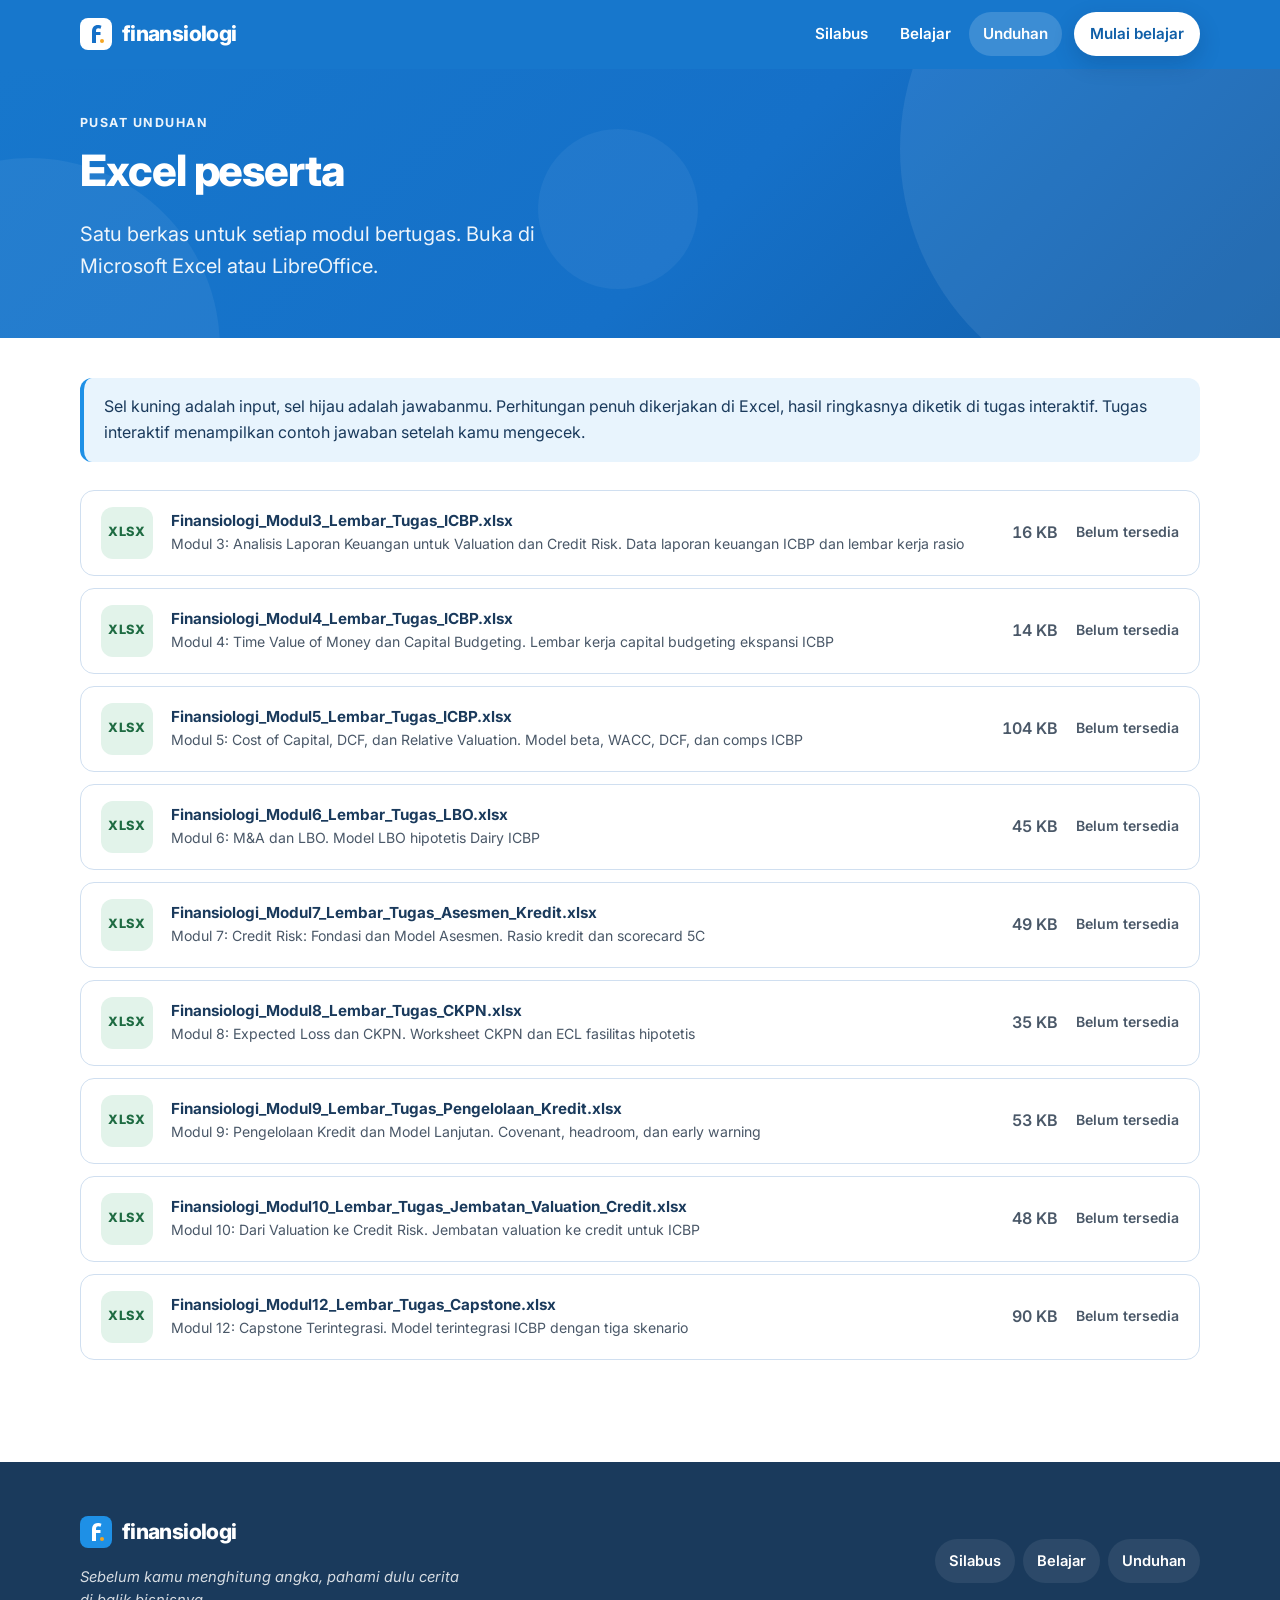
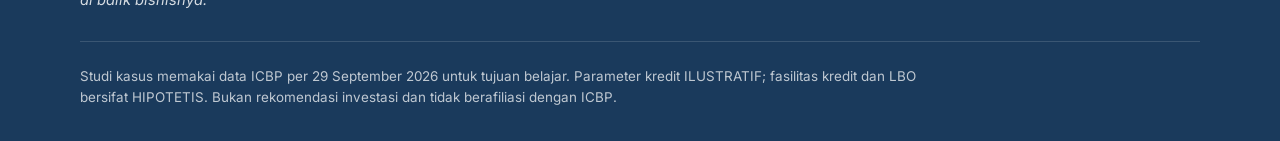
<file: site/unduhan/index.html>
<!doctype html>
<html lang="id" class="no-js">
<head>
<meta charset="utf-8">
<meta name="viewport" content="width=device-width, initial-scale=1">
<title>Pusat unduhan Excel | Corporate Valuation and Credit Risk</title>
<meta name="description" content="Unduh Excel peserta untuk tiap modul Corporate Valuation and Credit Risk, satu per satu atau sekaligus dalam satu berkas zip.">
<meta property="og:type" content="website">
<meta property="og:site_name" content="Finansiologi">
<meta property="og:locale" content="id_ID">
<meta property="og:title" content="Pusat unduhan Excel | Corporate Valuation and Credit Risk">
<meta property="og:description" content="Unduh Excel peserta untuk tiap modul Corporate Valuation and Credit Risk, satu per satu atau sekaligus dalam satu berkas zip.">
<meta property="og:image" content="../assets/img/og.png">
<meta property="og:image:width" content="1200">
<meta property="og:image:height" content="630">
<meta name="twitter:card" content="summary_large_image">
<meta name="theme-color" content="#1570C8">
<link rel="icon" href="../assets/img/favicon.svg" type="image/svg+xml">
<link rel="icon" href="../assets/img/favicon-32.png" sizes="32x32" type="image/png">
<link rel="apple-touch-icon" href="../assets/img/apple-touch-icon.png">
<link rel="preconnect" href="https://fonts.googleapis.com">
<link rel="preconnect" href="https://fonts.gstatic.com" crossorigin>
<link rel="stylesheet" href="https://fonts.googleapis.com/css2?family=Inter:wght@400;500;600;700;800&amp;display=swap">
<link rel="stylesheet" href="../assets/css/situs.css">
</head>
<body data-halaman="unduhan" data-root="../">
<a class="lewati" href="#konten">Lewati ke konten</a>

<header class="kepala kepala-biru">
  <div class="wadah">
    <a class="merek" href="../" aria-label="Finansiologi, beranda">
      <svg class="merek-ikon" viewBox="0 0 64 64" aria-hidden="true"><rect width="64" height="64" rx="16" fill="#fff"/><path d="M24 50V27c0-8 4-13 12-13 3 0 5 .5 7 1.5l-2 6c-1.4-.6-2.8-1-4.4-1-3.4 0-4.6 2.2-4.6 6.5v1h9v6h-9V50z" fill="#1570C8"/><circle cx="44" cy="46" r="4" fill="#F5A623"/></svg>
      <span class="merek-teks">finansiologi</span>
    </a>
    <button class="nav-toggle" type="button" aria-expanded="false" aria-controls="nav-utama" aria-label="Buka menu">
      <svg viewBox="0 0 24 24" fill="none" stroke="currentColor" stroke-width="2" stroke-linecap="round" aria-hidden="true"><path d="M4 7h16M4 12h16M4 17h16"/></svg>
    </button>
    <nav class="nav" id="nav-utama" aria-label="Navigasi utama">
      <a href="../silabus/">Silabus</a>
      <a href="../belajar/">Belajar</a>
      <a href="../unduhan/" aria-current="page">Unduhan</a>
      <a class="tombol tombol-putih tombol-kecil" href="../silabus/">Mulai belajar</a>
    </nav>
  </div>
</header>

<main id="konten">
  <section class="hero hero-kecil" aria-labelledby="judul-hero">
    <span class="lingkaran" aria-hidden="true"></span>
    <div class="wadah hero-isi">
      <div class="hero-teks">
        <span class="kicker">Pusat unduhan</span>
        <h1 id="judul-hero">Excel peserta</h1>
        <p class="sub">Satu berkas untuk setiap modul bertugas. Buka di Microsoft Excel atau LibreOffice.</p>
      </div>
    </div>
  </section>

  <section class="seksi" style="padding-top:40px" aria-label="Daftar berkas">
    <div class="wadah">
      <div class="catatan-box"><p>Sel kuning adalah input, sel hijau adalah jawabanmu. Perhitungan penuh dikerjakan di Excel, hasil ringkasnya diketik di tugas interaktif. Tugas interaktif menampilkan contoh jawaban setelah kamu mengecek.</p></div>
      <div class="zip-baris" id="zip-baris" hidden>
        <div><b>Semua Excel peserta</b><span class="zip-ukuran"></span></div>
        <a class="tombol tombol-utama" href="../unduh/" download><svg viewBox="0 0 24 24" fill="none" stroke="currentColor" stroke-width="2" stroke-linecap="round" stroke-linejoin="round" aria-hidden="true"><path d="M12 4v11"/><path d="M7 10l5 5 5-5"/><path d="M5 20h14"/></svg>Unduh semua (.zip)</a>
      </div>
      <div class="daftar-unduh" id="daftar-unduh">
        <noscript><p>Aktifkan JavaScript untuk melihat daftar berkas.</p></noscript>
      </div>
    </div>
  </section>
</main>

<footer class="kaki">
  <div class="wadah">
    <div class="kaki-atas">
      <div>
        <a class="merek" href="../" aria-label="Finansiologi, beranda">
          <svg class="merek-ikon" viewBox="0 0 64 64" aria-hidden="true"><rect width="64" height="64" rx="16" fill="#1E90E6"/><path d="M24 50V27c0-8 4-13 12-13 3 0 5 .5 7 1.5l-2 6c-1.4-.6-2.8-1-4.4-1-3.4 0-4.6 2.2-4.6 6.5v1h9v6h-9V50z" fill="#fff"/><circle cx="44" cy="46" r="4" fill="#F5A623"/></svg>
          <span>finansiologi</span>
        </a>
        <p class="kaki-tagline">Sebelum kamu menghitung angka, pahami dulu cerita di balik bisnisnya.</p>
      </div>
      <ul class="kaki-nav" aria-label="Navigasi kaki">
        <li><a href="../silabus/">Silabus</a></li>
        <li><a href="../belajar/">Belajar</a></li>
        <li><a href="../unduhan/">Unduhan</a></li>
      </ul>
    </div>
    <p class="disclaimer">Studi kasus memakai data ICBP per 29 September 2026 untuk tujuan belajar. Parameter kredit ILUSTRATIF; fasilitas kredit dan LBO bersifat HIPOTETIS. Bukan rekomendasi investasi dan tidak berafiliasi dengan ICBP.</p>
  </div>
</footer>

<script src="../data/kursus.js"></script>
<script src="../assets/js/situs.js"></script>
</body>
</html>
</file>
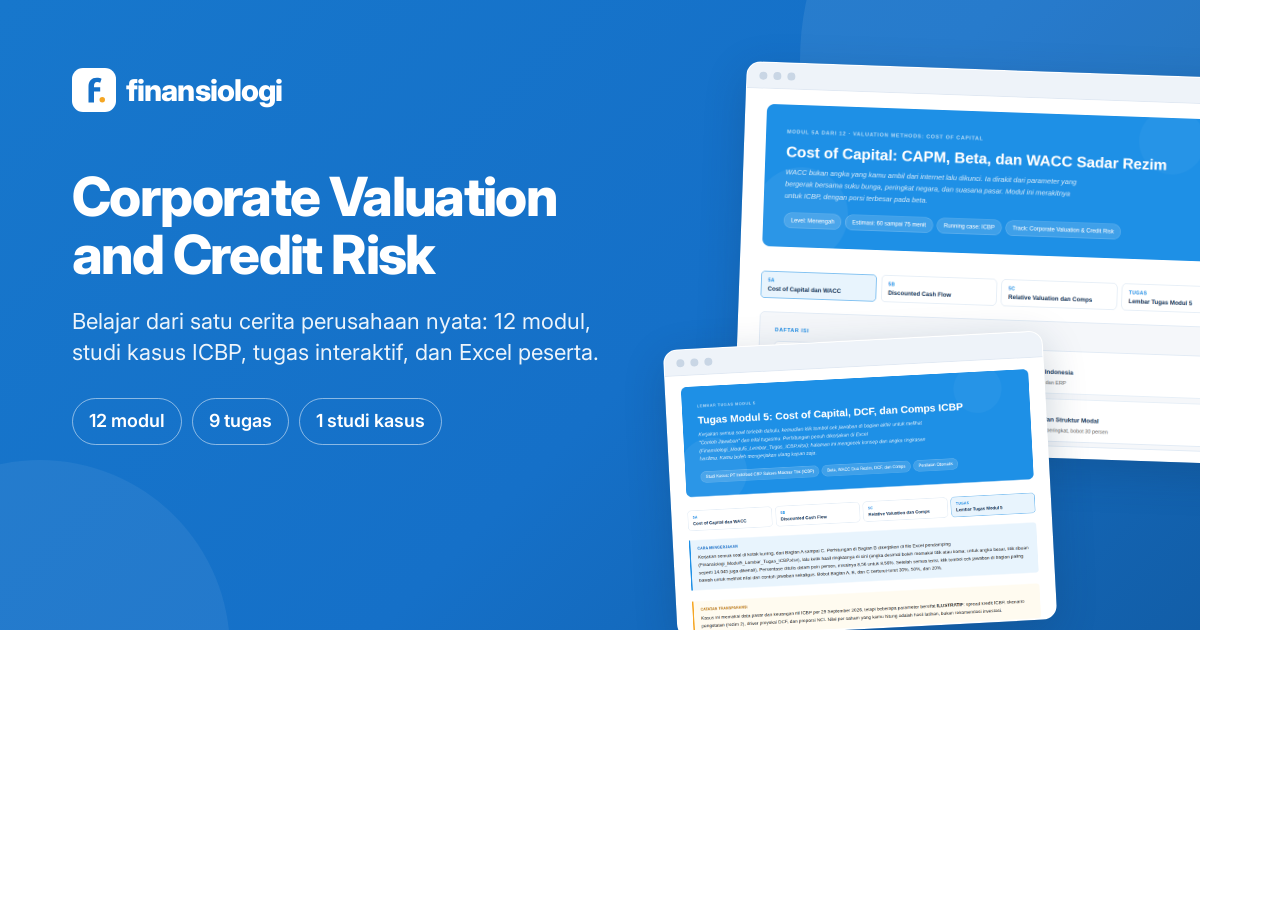
<file: alat/og.html>
<!doctype html>
<html lang="id"><head><meta charset="utf-8">
<link rel="stylesheet" href="https://fonts.googleapis.com/css2?family=Inter:wght@400;600;700;800&display=swap">
<link rel="stylesheet" href="../site/assets/css/situs.css">
<style>
body{margin:0;width:1200px;height:630px;overflow:hidden}
.og{position:relative;width:1200px;height:630px;overflow:hidden;color:#fff;background:linear-gradient(135deg,#1777CC 0%,#1570C8 55%,#125EA8 100%);font-family:var(--font)}
.og::before{content:"";position:absolute;width:560px;height:560px;border-radius:50%;right:-160px;top:-220px;background:rgba(255,255,255,.08)}
.og::after{content:"";position:absolute;width:380px;height:380px;border-radius:50%;left:-150px;bottom:-210px;background:rgba(255,255,255,.06)}
.teks{position:absolute;left:72px;top:66px;width:540px;z-index:2}
.merek{color:#fff;font-size:30px}.merek-ikon{width:44px;height:44px}
h1{color:#fff;font-size:54px;line-height:1.08;margin:48px 0 22px;letter-spacing:-.03em}
p{font-size:22px;color:rgba(255,255,255,.92);margin:0;line-height:1.4}
.pil{display:flex;gap:10px;margin-top:30px}.pil span{border:1px solid rgba(255,255,255,.5);border-radius:999px;padding:8px 16px;font-size:18px;font-weight:600}
.f1{position:absolute;width:520px;right:-60px;top:70px;transform:rotate(2deg)}
.f2{position:absolute;width:380px;right:150px;top:340px;transform:rotate(-3deg)}
</style></head><body>
<div class="og">
 <div class="teks">
  <span class="merek"><svg class="merek-ikon" viewBox="0 0 64 64"><rect width="64" height="64" rx="16" fill="#fff"/><path d="M24 50V27c0-8 4-13 12-13 3 0 5 .5 7 1.5l-2 6c-1.4-.6-2.8-1-4.4-1-3.4 0-4.6 2.2-4.6 6.5v1h9v6h-9V50z" fill="#1570C8"/><circle cx="44" cy="46" r="4" fill="#F5A623"/></svg>finansiologi</span>
  <h1>Corporate Valuation and Credit Risk</h1>
  <p>Belajar dari satu cerita perusahaan nyata: 12 modul, studi kasus ICBP, tugas interaktif, dan Excel peserta.</p>
  <div class="pil"><span>12 modul</span><span>9 tugas</span><span>1 studi kasus</span></div>
 </div>
 <div class="perangkat f1"><div class="bilah"><i></i><i></i><i></i></div><img src="../aset_web/01-materi-5a-cover.png" alt=""></div>
 <div class="perangkat f2"><div class="bilah"><i></i><i></i><i></i></div><img src="../aset_web/04-tugas-interaktif-modul5.png" alt=""></div>
</div></body></html>
</file>
<file: site/assets/css/situs.css>
/* Finansiologi: Corporate Valuation and Credit Risk. Satu stylesheet untuk semua halaman cangkang. */
:root {
  --biru: #1E90E6;
  --biru-tua: #1570C8;
  --biru-teks: #0F5FA8;
  --biru-muda: #E8F4FD;
  --biru-hero: #1673C9;
  --gelap: #102236;
  --navy: #1A3A5C;
  --teks: #2D2D2D;
  --teks-2: #4A5868;
  --abu: #F5F7FA;
  --border: #D0DFF0;
  --oranye: #F5A623;
  --hijau: #2E8B57;
  --merah: #C0392B;
  --putih: #FFFFFF;
  --radius: 16px;
  --radius-s: 10px;
  --bayang: 0 1px 2px rgba(26, 58, 92, .06), 0 4px 16px rgba(26, 58, 92, .06);
  --bayang-l: 0 12px 40px rgba(16, 48, 84, .22);
  --font: "Inter", "Segoe UI", system-ui, -apple-system, Roboto, Arial, sans-serif;
  --lebar: 1160px;
  --gutter: 20px;
}

*, *::before, *::after { box-sizing: border-box; }
[hidden] { display: none !important; }
html { -webkit-text-size-adjust: 100%; scroll-behavior: smooth; scroll-padding-top: 80px; }
body {
  margin: 0;
  font-family: var(--font);
  font-size: 16px;
  line-height: 1.6;
  color: var(--teks);
  background: var(--putih);
  overflow-x: hidden;
}
img, svg, video { max-width: 100%; display: block; }
img { height: auto; }
a { color: var(--biru-teks); }
h1, h2, h3, h4 { color: var(--navy); line-height: 1.2; margin: 0 0 .5em; letter-spacing: -.01em; }
h1 { font-size: clamp(2rem, 4.4vw, 3.3rem); font-weight: 800; letter-spacing: -.025em; }
h2 { font-size: clamp(1.6rem, 3vw, 2.3rem); font-weight: 800; letter-spacing: -.02em; }
h3 { font-size: 1.15rem; font-weight: 700; }
p { margin: 0 0 1em; }
button { font: inherit; }

:focus-visible { outline: 3px solid var(--oranye); outline-offset: 2px; border-radius: 6px; }
.lewati {
  position: absolute; left: 12px; top: -60px; z-index: 100;
  background: var(--navy); color: #fff; padding: 10px 16px; border-radius: 8px; font-weight: 600; text-decoration: none;
}
.lewati:focus { top: 12px; }
.sr { position: absolute !important; width: 1px; height: 1px; overflow: hidden; clip: rect(0 0 0 0); white-space: nowrap; }

.wadah { width: 100%; max-width: var(--lebar); margin: 0 auto; padding: 0 var(--gutter); }
.seksi { padding: clamp(56px, 8vw, 104px) 0; }
.seksi-abu { background: var(--abu); }
.kicker {
  display: inline-block; font-size: .78rem; font-weight: 700; letter-spacing: .12em; text-transform: uppercase;
  color: var(--biru-teks); margin-bottom: 12px;
}
.lead { font-size: 1.12rem; color: var(--teks-2); max-width: 680px; }
.kepala-seksi { max-width: 760px; margin-bottom: 40px; }
.tengah { text-align: center; margin-left: auto; margin-right: auto; }

/* Tombol */
.tombol {
  display: inline-flex; align-items: center; justify-content: center; gap: 8px;
  min-height: 48px; padding: 12px 22px; border-radius: 999px; border: 2px solid transparent;
  font-weight: 700; font-size: 1rem; text-decoration: none; cursor: pointer; line-height: 1.2;
  transition: transform .15s ease, background-color .15s ease, box-shadow .15s ease, color .15s ease;
}
.tombol svg { width: 18px; height: 18px; flex: none; }
.tombol:hover { transform: translateY(-1px); }
.tombol-utama { background: var(--biru-tua); color: #fff; box-shadow: 0 6px 18px rgba(21, 112, 200, .28); }
.tombol-utama:hover { background: #105EA9; }
.tombol-putih { background: #fff; color: var(--biru-teks); box-shadow: 0 8px 22px rgba(10, 40, 80, .2); }
.tombol-putih:hover { background: var(--biru-muda); }
.tombol-garis { background: transparent; color: #fff; border-color: rgba(255, 255, 255, .7); }
.tombol-garis:hover { background: rgba(255, 255, 255, .12); }
.tombol-lunak { background: var(--biru-muda); color: var(--biru-teks); }
.tombol-lunak:hover { background: #D6EBFB; }
.tombol-kecil { min-height: 44px; padding: 8px 16px; font-size: .92rem; }
.tombol-hijau { background: var(--hijau); color: #fff; }

/* Kepala situs */
.kepala {
  position: sticky; top: 0; z-index: 50; background: rgba(255, 255, 255, .96);
  border-bottom: 1px solid transparent; transition: border-color .2s ease, box-shadow .2s ease;
}
.kepala.bergulir { border-color: var(--border); box-shadow: 0 2px 12px rgba(26, 58, 92, .06); }
.kepala .wadah { display: flex; align-items: center; justify-content: space-between; gap: 16px; height: 68px; }
.kepala-biru { background: #1777CC; }
.kepala-biru.bergulir { background: rgba(23, 119, 204, .98); border-color: transparent; box-shadow: 0 2px 16px rgba(10, 50, 90, .25); }
.merek {
  display: inline-flex; align-items: center; gap: 10px; text-decoration: none; color: var(--navy);
  font-weight: 800; font-size: 1.32rem; letter-spacing: -.03em; min-height: 44px;
}
.merek-ikon { width: 32px; height: 32px; flex: none; }
.kepala-biru .merek { color: #fff; }
.nav { display: flex; align-items: center; gap: 4px; }
.nav a {
  display: inline-flex; align-items: center; min-height: 44px; padding: 0 14px; border-radius: 999px;
  font-weight: 600; font-size: .95rem; color: var(--navy); text-decoration: none;
}
.nav a:hover { background: var(--biru-muda); }
.nav a[aria-current="page"] { color: var(--biru-teks); background: var(--biru-muda); }
.kepala-biru .nav a { color: #fff; }
.kepala-biru .nav a:hover, .kepala-biru .nav a[aria-current="page"] { background: rgba(255, 255, 255, .16); color: #fff; }
.nav .tombol { margin-left: 8px; }
.kepala-biru .nav a.tombol-putih { color: var(--biru-teks); background: #fff; }
.kepala-biru .nav a.tombol-putih:hover { background: var(--biru-muda); }
.nav-toggle {
  display: none; width: 44px; height: 44px; border-radius: 12px; border: 1px solid var(--border);
  background: #fff; color: var(--navy); cursor: pointer; align-items: center; justify-content: center;
}
.kepala-biru .nav-toggle { background: rgba(255, 255, 255, .14); border-color: rgba(255, 255, 255, .4); color: #fff; }
.nav-toggle svg { width: 22px; height: 22px; }

@media (max-width: 760px) {
  .nav-toggle { display: inline-flex; }
  .nav {
    display: none; position: absolute; top: 68px; left: 0; right: 0; flex-direction: column; align-items: stretch;
    padding: 10px var(--gutter) 18px; background: #fff; border-bottom: 1px solid var(--border); box-shadow: 0 12px 24px rgba(26, 58, 92, .1);
  }
  .nav.terbuka { display: flex; }
  .nav a, .kepala-biru .nav a { color: var(--navy); padding: 0 12px; }
  .kepala-biru .nav a:hover, .kepala-biru .nav a[aria-current="page"] { background: var(--biru-muda); color: var(--biru-teks); }
  .nav .tombol, .kepala-biru .nav a.tombol-putih { margin: 8px 0 0; color: #fff; background: var(--biru-tua); }
}

/* Hero */
.hero {
  position: relative; overflow: hidden; color: #fff;
  background: linear-gradient(135deg, #1777CC 0%, var(--biru-tua) 55%, #125EA8 100%);
}
.hero::before, .hero::after, .hero .lingkaran {
  content: ""; position: absolute; border-radius: 50%; pointer-events: none;
  background: rgba(255, 255, 255, .08);
}
.hero::before { width: 520px; height: 520px; right: -140px; top: -180px; }
.hero::after { width: 380px; height: 380px; left: -160px; bottom: -200px; background: rgba(255, 255, 255, .06); }
.hero .lingkaran { width: 160px; height: 160px; left: 42%; top: 60px; background: rgba(255, 255, 255, .05); }
.hero h1, .hero h2 { color: #fff; }
.hero .kicker { color: rgba(255, 255, 255, .92); }
.hero-isi {
  position: relative; z-index: 1; display: grid; grid-template-columns: minmax(0, 1.05fr) minmax(0, 1fr);
  gap: 48px; align-items: center; padding-top: 56px; padding-bottom: 96px;
}
.hero-teks .sub { font-size: clamp(1.05rem, 1.6vw, 1.25rem); color: rgba(255, 255, 255, .92); max-width: 540px; margin-bottom: 28px; }
.hero-tagline { font-style: italic; color: rgba(255, 255, 255, .85); font-size: .98rem; margin: 22px 0 0; max-width: 520px; }
.aksi { display: flex; flex-wrap: wrap; gap: 12px; }

.panggung { position: relative; min-height: 420px; }
.perangkat {
  position: absolute; background: #fff; border-radius: 14px; overflow: hidden; box-shadow: var(--bayang-l);
  border: 1px solid rgba(255, 255, 255, .6);
}
.perangkat .bilah { display: flex; gap: 6px; align-items: center; height: 26px; padding: 0 12px; background: #EEF3F9; border-bottom: 1px solid #E1E9F3; }
.perangkat .bilah i { width: 8px; height: 8px; border-radius: 50%; background: #C9D6E5; }
.perangkat .bilah span { margin-left: 8px; font-size: 10px; color: #7A8899; font-weight: 600; letter-spacing: .02em; white-space: nowrap; overflow: hidden; text-overflow: ellipsis; }
.perangkat img { width: 100%; height: auto; }
.perangkat-1 { width: 88%; right: 0; top: 0; transform: rotate(1.5deg); animation: melayang 7s ease-in-out infinite; }
.perangkat-2 { width: 62%; left: -4%; bottom: -24px; transform: rotate(-3deg); animation: melayang 8s ease-in-out -2s infinite; }
.lencana-mengambang {
  position: absolute; right: 4%; bottom: 8px; z-index: 2; background: #fff; color: var(--navy); border-radius: 14px;
  padding: 12px 16px; box-shadow: var(--bayang-l); display: flex; gap: 12px; align-items: center; font-size: .9rem; font-weight: 600;
  max-width: 250px; line-height: 1.35;
}
.lencana-mengambang b { display: block; font-size: 1.5rem; color: var(--hijau); font-weight: 800; letter-spacing: -.02em; }
@keyframes melayang {
  0%, 100% { translate: 0 0; }
  50% { translate: 0 -8px; }
}

@media (max-width: 960px) {
  .hero-isi { grid-template-columns: 1fr; padding-top: 32px; padding-bottom: 80px; gap: 40px; }
  .perangkat-2 { left: 0; }
  .panggung { min-height: 0; aspect-ratio: 1.25; max-width: 560px; width: 100%; margin: 0 auto; }
}

/* Strip fakta */
.fakta { position: relative; z-index: 2; margin-top: -48px; }
.fakta-grid {
  display: grid; grid-template-columns: repeat(4, minmax(0, 1fr)); background: #fff; border-radius: var(--radius);
  box-shadow: 0 10px 36px rgba(26, 58, 92, .12); border: 1px solid var(--border); overflow: hidden;
}
.fakta-item { padding: 26px 24px; border-right: 1px solid var(--border); }
.fakta-item:last-child { border-right: 0; }
.fakta-angka { display: block; font-size: clamp(2.4rem, 4.6vw, 3.4rem); font-weight: 800; color: var(--biru-teks); line-height: 1; letter-spacing: -.04em; font-variant-numeric: tabular-nums; }
.fakta-angka.teks-angka { font-size: clamp(1.45rem, 2.4vw, 1.9rem); letter-spacing: -.02em; line-height: 1.15; padding-top: 4px; }
.fakta-label { display: block; margin-top: 10px; color: var(--teks-2); font-weight: 600; font-size: .95rem; line-height: 1.35; }
@media (max-width: 820px) {
  .fakta-grid { grid-template-columns: repeat(2, minmax(0, 1fr)); }
  .fakta-item:nth-child(2) { border-right: 0; }
  .fakta-item:nth-child(-n+2) { border-bottom: 1px solid var(--border); }
  .fakta-item { padding: 20px 16px; }
  .fakta-angka.teks-angka { font-size: 1.3rem; }
}

/* Masalah */
.dua-kolom { display: grid; grid-template-columns: minmax(0, 1fr) minmax(0, 1fr); gap: 56px; align-items: center; }
@media (max-width: 900px) { .dua-kolom { grid-template-columns: 1fr; gap: 32px; } }
.diagram-venn { width: 100%; max-width: 540px; margin: 0 auto; }
.diagram-venn text { font-family: var(--font); }
.daftar-cek { list-style: none; padding: 0; margin: 20px 0 0; display: grid; gap: 12px; }
.daftar-cek li { display: flex; gap: 12px; align-items: flex-start; }
.daftar-cek li::before {
  content: ""; flex: none; width: 22px; height: 22px; margin-top: 2px; border-radius: 50%;
  background: var(--biru-muda) url("data:image/svg+xml,%3Csvg xmlns='http://www.w3.org/2000/svg' viewBox='0 0 24 24' fill='none' stroke='%231570C8' stroke-width='3' stroke-linecap='round' stroke-linejoin='round'%3E%3Cpath d='M6 12l4 4 8-8'/%3E%3C/svg%3E") center / 14px no-repeat;
}

/* Kartu */
.grid-3 { display: grid; grid-template-columns: repeat(3, minmax(0, 1fr)); gap: 24px; }
@media (max-width: 960px) { .grid-3 { grid-template-columns: 1fr; max-width: 560px; margin: 0 auto; } }
.kartu {
  background: #fff; border: 1px solid var(--border); border-radius: var(--radius); box-shadow: var(--bayang);
  overflow: hidden; display: flex; flex-direction: column;
}
.kartu-isi { padding: 24px; flex: 1; }
.kartu-isi p:last-child { margin-bottom: 0; }
.kartu-gambar { background: var(--biru-muda); padding: 20px 20px 0; height: 220px; overflow: hidden; border-bottom: 1px solid var(--border); }
.kartu-gambar .perangkat { position: relative; box-shadow: 0 6px 20px rgba(26, 58, 92, .14); border-radius: 10px 10px 0 0; border: 1px solid var(--border); }
.nomor-pilar { display: inline-flex; width: 36px; height: 36px; border-radius: 10px; align-items: center; justify-content: center; background: var(--biru-muda); color: var(--biru-teks); font-weight: 800; margin-bottom: 14px; }

/* Ilustrasi lembar Excel buatan sendiri */
.lembar { background: #fff; border: 1px solid var(--border); border-radius: 10px 10px 0 0; font-size: 11px; color: #3A4756; box-shadow: 0 6px 20px rgba(26, 58, 92, .14); }
.lembar .bilah { background: #1F7A47; color: #fff; font-weight: 700; padding: 6px 10px; border-radius: 10px 10px 0 0; font-size: 11px; }
.lembar table { width: 100%; border-collapse: collapse; table-layout: fixed; }
.lembar td { border: 1px solid #E3E9F0; padding: 5px 6px; height: 25px; white-space: nowrap; overflow: hidden; text-overflow: ellipsis; }
.lembar td.lab { color: #4A5868; font-weight: 600; width: 46%; }
.lembar td.kuning { background: #FFF3C4; text-align: right; font-variant-numeric: tabular-nums; }
.lembar td.hijau { background: #D7F0E1; text-align: right; font-weight: 700; color: #1E6B42; }
.lembar td.kepala-sel { background: #F1F5F9; font-weight: 700; color: #1A3A5C; }
.legenda { display: flex; gap: 16px; flex-wrap: wrap; margin-top: 12px; font-size: .9rem; color: var(--teks-2); }
.legenda span { display: inline-flex; gap: 8px; align-items: center; }
.legenda i { width: 16px; height: 16px; border-radius: 4px; border: 1px solid rgba(0, 0, 0, .08); }

/* Cerita ICBP dan rantai downgrade */
.rantai { list-style: none; padding: 0; margin: 0; display: grid; grid-template-columns: repeat(6, minmax(0, 1fr)); gap: 14px; counter-reset: r; }
.rantai li {
  position: relative; background: #fff; border: 2px solid var(--border); border-radius: 14px; padding: 16px 14px 14px;
  font-weight: 700; color: var(--navy); font-size: .95rem; line-height: 1.3; min-height: 112px;
  transition: border-color .35s ease, background-color .35s ease, transform .35s ease, box-shadow .35s ease;
}
.rantai li small { display: block; font-weight: 600; color: var(--teks-2); font-size: .8rem; margin-top: 6px; }
.rantai li::before {
  counter-increment: r; content: counter(r); display: flex; width: 26px; height: 26px; border-radius: 50%;
  align-items: center; justify-content: center; font-size: .8rem; background: var(--biru-muda); color: var(--biru-teks);
  margin-bottom: 10px; transition: background-color .35s ease, color .35s ease;
}
.rantai li:not(:last-child)::after {
  content: ""; position: absolute; right: -13px; top: 50%; width: 12px; height: 12px; margin-top: -6px;
  background: url("data:image/svg+xml,%3Csvg xmlns='http://www.w3.org/2000/svg' viewBox='0 0 12 12'%3E%3Cpath d='M3 1l6 5-6 5' fill='none' stroke='%238A97A6' stroke-width='2' stroke-linecap='round' stroke-linejoin='round'/%3E%3C/svg%3E") center / contain no-repeat;
}
.rantai li.nyala { border-color: var(--oranye); background: #FFF8EC; transform: translateY(-4px); box-shadow: 0 10px 22px rgba(245, 166, 35, .2); }
.rantai li.nyala::before { background: var(--oranye); color: var(--navy); }
.rantai li.akhir.nyala { border-color: var(--merah); background: #FCEDEB; box-shadow: 0 10px 22px rgba(192, 57, 43, .16); }
.rantai li.akhir.nyala::before { background: var(--merah); color: #fff; }
@media (max-width: 960px) {
  .rantai { grid-template-columns: repeat(3, minmax(0, 1fr)); }
  .rantai li:nth-child(3)::after { display: none; }
}
@media (max-width: 560px) {
  .rantai { grid-template-columns: repeat(2, minmax(0, 1fr)); }
  .rantai li:nth-child(3)::after { display: block; }
  .rantai li:nth-child(2n)::after { display: none; }
  .rantai li { min-height: 100px; }
}
.cerita-grid { display: grid; grid-template-columns: minmax(0, 1fr) minmax(0, 1fr); gap: 48px; align-items: center; margin-bottom: 48px; }
@media (max-width: 900px) { .cerita-grid { grid-template-columns: 1fr; gap: 32px; } }
.chip-baris { display: flex; flex-wrap: wrap; gap: 8px; margin: 20px 0 0; padding: 0; list-style: none; }
.chip { display: inline-flex; align-items: center; gap: 6px; padding: 6px 12px; border-radius: 999px; font-size: .86rem; font-weight: 600; background: var(--biru-muda); color: var(--biru-teks); }
.catatan-kecil { font-size: .88rem; color: var(--teks-2); margin-top: 18px; }
.bingkai-gambar { border-radius: var(--radius); overflow: hidden; box-shadow: var(--bayang-l); border: 1px solid var(--border); background: #fff; }

/* Peta modul (timeline babak) */
.peta { display: grid; gap: 18px; }
.babak-baris { display: grid; grid-template-columns: 180px minmax(0, 1fr); gap: 20px; align-items: stretch; }
.babak-label { border-left: 6px solid var(--warna, var(--biru)); padding: 10px 0 10px 16px; }
.babak-label b { display: block; color: var(--navy); font-size: 1.05rem; }
.babak-label span { color: var(--teks-2); font-size: .88rem; }
.babak-modul { display: grid; grid-template-columns: repeat(auto-fill, minmax(220px, 1fr)); gap: 14px; }
.modul-mini {
  display: flex; gap: 14px; align-items: flex-start; background: #fff; border: 1px solid var(--border); border-radius: 14px;
  padding: 14px 16px; text-decoration: none; color: var(--teks); min-height: 76px; box-shadow: var(--bayang);
  transition: transform .15s ease, border-color .15s ease, box-shadow .15s ease;
}
.modul-mini:hover { transform: translateY(-2px); border-color: var(--warna, var(--biru)); box-shadow: 0 10px 24px rgba(26, 58, 92, .1); }
.modul-mini .no {
  flex: none; width: 40px; height: 40px; border-radius: 12px; display: inline-flex; align-items: center; justify-content: center;
  font-weight: 800; color: #fff; background: var(--warna, var(--biru)); font-variant-numeric: tabular-nums;
}
.modul-mini .no.terang { color: var(--gelap); }
.modul-mini b { display: block; font-size: .95rem; color: var(--navy); line-height: 1.3; }
.modul-mini small { color: var(--teks-2); font-size: .8rem; }
@media (max-width: 720px) {
  .babak-baris { grid-template-columns: 1fr; gap: 10px; }
  .babak-label { padding: 4px 0 4px 12px; }
}

/* Untuk siapa dan FAQ */
.grid-siapa { display: grid; grid-template-columns: repeat(3, minmax(0, 1fr)); gap: 16px; }
@media (max-width: 900px) { .grid-siapa { grid-template-columns: repeat(2, minmax(0, 1fr)); } }
@media (max-width: 520px) { .grid-siapa { grid-template-columns: 1fr; } }
.siapa { background: #fff; border: 1px solid var(--border); border-radius: var(--radius); padding: 20px; display: flex; gap: 14px; align-items: flex-start; }
.siapa .ikon { flex: none; width: 44px; height: 44px; border-radius: 12px; background: var(--biru-muda); color: var(--biru-teks); display: inline-flex; align-items: center; justify-content: center; }
.siapa .ikon svg { width: 22px; height: 22px; }
.siapa b { display: block; color: var(--navy); margin-bottom: 2px; }
.siapa p { margin: 0; font-size: .92rem; color: var(--teks-2); line-height: 1.5; }

.faq { max-width: 820px; margin: 0 auto; display: grid; gap: 12px; }
.faq details { background: #fff; border: 1px solid var(--border); border-radius: 14px; }
.faq summary {
  list-style: none; cursor: pointer; padding: 18px 56px 18px 20px; font-weight: 700; color: var(--navy); position: relative; min-height: 44px;
}
.faq summary::-webkit-details-marker { display: none; }
.faq summary::after {
  content: ""; position: absolute; right: 20px; top: 50%; width: 20px; height: 20px; margin-top: -10px;
  background: url("data:image/svg+xml,%3Csvg xmlns='http://www.w3.org/2000/svg' viewBox='0 0 24 24' fill='none' stroke='%231570C8' stroke-width='2.5' stroke-linecap='round'%3E%3Cpath d='M6 9l6 6 6-6'/%3E%3C/svg%3E") center / contain no-repeat;
  transition: transform .2s ease;
}
.faq details[open] summary::after { transform: rotate(180deg); }
.faq details > div { padding: 0 20px 18px; color: var(--teks-2); }
.faq details > div p:last-child { margin: 0; }

/* Video */
.video-bingkai { max-width: 960px; margin: 0 auto; border-radius: var(--radius); overflow: hidden; box-shadow: var(--bayang-l); background: #0E2A47; }
.video-bingkai video { width: 100%; height: auto; aspect-ratio: 16 / 9; background: #0E2A47; }

/* CTA akhir */
.cta {
  position: relative; overflow: hidden; border-radius: 24px; padding: clamp(40px, 6vw, 72px) clamp(24px, 5vw, 64px);
  background: linear-gradient(135deg, #1777CC 0%, #125EA8 100%); color: #fff; text-align: center;
}
.cta::before { content: ""; position: absolute; width: 320px; height: 320px; border-radius: 50%; right: -100px; top: -140px; background: rgba(255, 255, 255, .09); }
.cta::after { content: ""; position: absolute; width: 220px; height: 220px; border-radius: 50%; left: -80px; bottom: -120px; background: rgba(255, 255, 255, .07); }
.cta > * { position: relative; z-index: 1; }
.cta h2 { color: #fff; }
.cta p { color: rgba(255, 255, 255, .92); max-width: 560px; margin: 0 auto 28px; font-size: 1.08rem; }
.cta .aksi { justify-content: center; }

/* Kaki situs */
.kaki { background: var(--navy); color: rgba(255, 255, 255, .82); padding: 48px 0 32px; font-size: .92rem; }
.kaki a { color: #fff; }
.kaki-atas { display: flex; justify-content: space-between; gap: 32px; flex-wrap: wrap; padding-bottom: 28px; border-bottom: 1px solid rgba(255, 255, 255, .14); }
.kaki .merek { color: #fff; }
.kaki-tagline { font-style: italic; margin: 10px 0 0; max-width: 380px; }
.kaki-nav { display: flex; gap: 8px; flex-wrap: wrap; align-items: center; list-style: none; padding: 0; margin: 0; }
.kaki-nav a { display: inline-flex; align-items: center; min-height: 44px; padding: 0 14px; border-radius: 999px; text-decoration: none; font-weight: 600; background: rgba(255, 255, 255, .08); }
.kaki-nav a:hover { background: rgba(255, 255, 255, .16); }
.disclaimer { margin: 24px 0 0; font-size: .84rem; color: rgba(255, 255, 255, .72); max-width: 860px; }

/* Hero halaman dalam */
.hero-kecil .hero-isi { grid-template-columns: 1fr; padding-top: 40px; padding-bottom: 56px; }
.hero-kecil h1 { font-size: clamp(1.9rem, 3.6vw, 2.7rem); }
.hero-kecil .sub { margin-bottom: 0; }

/* Silabus */
.alat-silabus { display: flex; flex-wrap: wrap; justify-content: space-between; align-items: center; gap: 16px; margin: -28px 0 28px; position: relative; z-index: 2; background: #fff; border: 1px solid var(--border); border-radius: var(--radius); box-shadow: var(--bayang); padding: 12px; }
.tab-babak { display: flex; flex-wrap: wrap; gap: 6px; }
.tab-babak button {
  min-height: 44px; padding: 0 16px; border-radius: 999px; border: 1px solid transparent; background: transparent;
  font-weight: 600; color: var(--navy); cursor: pointer; display: inline-flex; align-items: center; gap: 8px;
}
.tab-babak button i { width: 10px; height: 10px; border-radius: 50%; background: var(--warna); }
.tab-babak button:hover { background: var(--abu); }
.tab-babak button[aria-pressed="true"] { background: var(--navy); color: #fff; }
.tab-babak button[aria-pressed="true"] i { box-shadow: 0 0 0 2px #fff; }
.daftar-modul { display: grid; gap: 16px; padding-bottom: 120px; }
.kartu-modul { background: #fff; border: 1px solid var(--border); border-radius: var(--radius); box-shadow: var(--bayang); border-left: 6px solid var(--warna); scroll-margin-top: 90px; }
.kartu-modul[hidden] { display: none; }
.kartu-modul > summary { list-style: none; cursor: pointer; display: grid; grid-template-columns: 76px minmax(0, 1fr) 32px; gap: 18px; align-items: center; padding: 20px 20px 20px 18px; }
.kartu-modul > summary::-webkit-details-marker { display: none; }
.nomor-besar { font-size: 3rem; font-weight: 800; line-height: 1; color: color-mix(in srgb, var(--warna) 72%, #0B1B2B); letter-spacing: -.05em; text-align: center; font-variant-numeric: tabular-nums; }
.kartu-modul h2 { font-size: 1.22rem; margin: 6px 0 4px; letter-spacing: -.01em; }
.kartu-modul .ringkas { margin: 0; color: var(--teks-2); font-size: .95rem; }
.lencana-baris { display: flex; flex-wrap: wrap; gap: 6px; align-items: center; }
.lencana { display: inline-flex; align-items: center; padding: 3px 10px; border-radius: 999px; font-size: .76rem; font-weight: 700; letter-spacing: .02em; background: var(--abu); color: var(--teks-2); }
.lencana-babak { background: var(--warna); color: #fff; }
.lencana-babak.terang { color: var(--gelap); }
.lencana-opsional { background: #FFF1D6; color: #8A5A00; }
.lencana-selesai { background: #E2F3EA; color: #1E6B42; }
.panah { width: 32px; height: 32px; border-radius: 50%; background: var(--abu); display: inline-flex; align-items: center; justify-content: center; transition: transform .2s ease; color: var(--biru-teks); }
.panah svg { width: 18px; height: 18px; }
.kartu-modul[open] .panah { transform: rotate(180deg); }
.kartu-modul .badan { padding: 0 20px 22px 112px; }
.info-grid { display: grid; grid-template-columns: repeat(auto-fit, minmax(200px, 1fr)); gap: 14px; margin-bottom: 18px; }
.info { background: var(--abu); border-radius: 12px; padding: 12px 14px; }
.info b { display: block; font-size: .74rem; letter-spacing: .08em; text-transform: uppercase; color: var(--teks-2); margin-bottom: 2px; }
.info span { color: var(--navy); font-weight: 600; font-size: .95rem; }
.info.catatan { background: #FFF8EC; }
.tombol-baris { display: flex; flex-wrap: wrap; gap: 10px; }
@media (max-width: 640px) {
  .kartu-modul > summary { grid-template-columns: 48px minmax(0, 1fr) 32px; gap: 12px; padding: 16px 14px 16px 12px; }
  .nomor-besar { font-size: 2.1rem; }
  .kartu-modul .badan { padding: 0 14px 18px; }
  .alat-silabus { margin-top: -24px; }
  .tab-babak { flex-wrap: nowrap; overflow-x: auto; width: 100%; scrollbar-width: none; }
  .tab-babak::-webkit-scrollbar { display: none; }
  .tab-babak button { flex: none; }
}
.melayang-bawah {
  position: fixed; left: 50%; bottom: 20px; transform: translateX(-50%); z-index: 40; display: flex; gap: 10px;
  background: rgba(255, 255, 255, .96); padding: 8px; border-radius: 999px; box-shadow: 0 10px 30px rgba(26, 58, 92, .22); border: 1px solid var(--border);
  max-width: calc(100vw - 24px);
}
.melayang-bawah .tombol { white-space: nowrap; }
@media (max-width: 420px) { .melayang-bawah .tombol { padding: 8px 12px; font-size: .86rem; } }

/* Pusat unduhan */
.catatan-box { background: var(--biru-muda); border-left: 4px solid var(--biru); border-radius: 12px; padding: 16px 20px; color: var(--navy); margin-bottom: 28px; }
.catatan-box p { margin: 0; }
.zip-baris { display: flex; flex-wrap: wrap; align-items: center; justify-content: space-between; gap: 16px; background: #fff; border: 1px solid var(--border); border-radius: var(--radius); padding: 20px 24px; margin-bottom: 20px; box-shadow: var(--bayang); }
.zip-baris b { color: var(--navy); font-size: 1.05rem; display: block; }
.zip-baris span { color: var(--teks-2); font-size: .92rem; }
.daftar-unduh { display: grid; gap: 12px; }
.unduh-item { display: grid; grid-template-columns: 52px minmax(0, 1fr) auto auto; gap: 18px; align-items: center; background: #fff; border: 1px solid var(--border); border-radius: 14px; padding: 16px 20px; }
.ikon-xl { width: 52px; height: 52px; border-radius: 12px; background: #E2F3EA; color: #1E6B42; display: inline-flex; align-items: center; justify-content: center; font-weight: 800; font-size: .8rem; letter-spacing: .04em; }
.unduh-item .nama { font-weight: 700; color: var(--navy); overflow-wrap: anywhere; font-size: .95rem; }
.unduh-item .meta { color: var(--teks-2); font-size: .88rem; }
.unduh-item .ukuran { color: var(--teks-2); font-weight: 600; font-variant-numeric: tabular-nums; white-space: nowrap; }
.tidak-tersedia { color: var(--teks-2); font-size: .88rem; font-weight: 600; }
@media (max-width: 640px) {
  .unduh-item { grid-template-columns: 44px minmax(0, 1fr); gap: 12px 14px; padding: 14px; }
  .ikon-xl { width: 44px; height: 44px; }
  .unduh-item .ukuran { grid-column: 2; }
  .unduh-item .tombol, .unduh-item .tidak-tersedia { grid-column: 1 / -1; }
}

/* Animasi masuk */
.muncul { opacity: 0; transform: translateY(14px); transition: opacity .6s ease, transform .6s ease; }
.muncul.terlihat { opacity: 1; transform: none; }
.no-js .muncul { opacity: 1; transform: none; }

@media (prefers-reduced-motion: reduce) {
  html { scroll-behavior: auto; }
  *, *::before, *::after { animation: none !important; transition: none !important; }
  .muncul { opacity: 1; transform: none; }
}

/* ===== Platform belajar ===== */
.platform { height: 100vh; height: 100dvh; overflow: hidden; background: var(--abu); }
.p-atas {
  height: 56px; display: flex; align-items: center; gap: 8px; padding: 0 12px; background: #fff; border-bottom: 1px solid var(--border);
  position: relative; z-index: 30;
}
.p-atas .merek { font-size: 1.1rem; flex: none; }
.p-atas .merek .merek-ikon { width: 28px; height: 28px; }
.p-judul { flex: 1; min-width: 0; display: flex; flex-direction: column; justify-content: center; padding: 0 8px; border-left: 1px solid var(--border); margin-left: 6px; }
.p-judul small { font-size: .7rem; font-weight: 700; letter-spacing: .08em; text-transform: uppercase; color: var(--biru-teks); line-height: 1.2; }
.p-judul b { font-size: .95rem; color: var(--navy); white-space: nowrap; overflow: hidden; text-overflow: ellipsis; line-height: 1.3; }
.p-aksi { display: flex; align-items: center; gap: 6px; flex: none; }
.ikon-tombol {
  min-width: 44px; height: 40px; padding: 0 12px; border-radius: 10px; border: 1px solid var(--border); background: #fff; color: var(--navy);
  display: inline-flex; align-items: center; justify-content: center; gap: 6px; cursor: pointer; font-weight: 600; font-size: .88rem; text-decoration: none; white-space: nowrap;
}
.ikon-tombol:hover:not(:disabled) { background: var(--biru-muda); border-color: #B5D3EE; }
.ikon-tombol:disabled { opacity: .45; cursor: not-allowed; }
.ikon-tombol svg { width: 18px; height: 18px; flex: none; }
.ikon-tombol.aktif { background: #E2F3EA; border-color: #A9D8BE; color: #1E6B42; }
.ikon-tombol.utama { background: var(--biru-tua); border-color: var(--biru-tua); color: #fff; }
.ikon-tombol.utama:hover:not(:disabled) { background: #105EA9; border-color: #105EA9; }
.p-menu { display: none; }
.p-tubuh { display: grid; grid-template-columns: 320px minmax(0, 1fr); height: calc(100% - 56px); }
.p-sisi { background: #fff; border-right: 1px solid var(--border); display: flex; flex-direction: column; min-height: 0; }
.p-progres { display: flex; gap: 14px; align-items: center; padding: 16px; border-bottom: 1px solid var(--border); }
.cincin { width: 64px; height: 64px; flex: none; position: relative; }
.cincin svg { width: 64px; height: 64px; transform: rotate(-90deg); }
.cincin circle { fill: none; stroke-width: 7; }
.cincin .jalur { stroke: var(--biru-muda); }
.cincin .isi { stroke: var(--hijau); stroke-linecap: round; transition: stroke-dashoffset .5s ease; }
.cincin span { position: absolute; inset: 0; display: flex; align-items: center; justify-content: center; font-weight: 800; color: var(--navy); font-size: .95rem; font-variant-numeric: tabular-nums; }
.p-progres-teks b { display: block; color: var(--navy); font-size: .95rem; }
.p-progres-teks span { color: var(--teks-2); font-size: .85rem; }
.tautan-reset { background: none; border: 0; padding: 0; color: var(--biru-teks); font-size: .82rem; font-weight: 600; cursor: pointer; text-decoration: underline; min-height: 28px; }
.konfirmasi { display: flex; flex-wrap: wrap; gap: 6px; align-items: center; margin-top: 4px; font-size: .82rem; color: var(--merah); font-weight: 600; }
.konfirmasi button { min-height: 32px; padding: 0 10px; border-radius: 8px; border: 1px solid var(--border); background: #fff; cursor: pointer; font-size: .82rem; font-weight: 600; color: var(--navy); }
.konfirmasi button.bahaya { background: var(--merah); border-color: var(--merah); color: #fff; }
.p-cari { padding: 12px 16px; border-bottom: 1px solid var(--border); position: relative; }
.p-cari input {
  width: 100%; height: 44px; border-radius: 10px; border: 1px solid var(--border); padding: 0 40px 0 38px; font: inherit; font-size: .93rem; color: var(--teks);
  background: var(--abu) url("data:image/svg+xml,%3Csvg xmlns='http://www.w3.org/2000/svg' viewBox='0 0 24 24' fill='none' stroke='%234A5868' stroke-width='2' stroke-linecap='round'%3E%3Ccircle cx='11' cy='11' r='7'/%3E%3Cpath d='M20 20l-3.5-3.5'/%3E%3C/svg%3E") 12px center / 18px no-repeat;
}
.p-cari input:focus { background-color: #fff; border-color: var(--biru); outline: none; box-shadow: 0 0 0 3px rgba(30, 144, 230, .2); }
.p-cari kbd { position: absolute; right: 28px; top: 50%; transform: translateY(-50%); font: 600 .75rem var(--font); color: var(--teks-2); border: 1px solid var(--border); border-radius: 6px; padding: 1px 7px; background: #fff; }
.p-daftar { flex: 1; overflow-y: auto; padding: 8px 8px 24px; overscroll-behavior: contain; }
.p-modul { border-radius: 12px; }
.p-modul + .p-modul { margin-top: 2px; }
.p-modul > summary {
  list-style: none; cursor: pointer; display: grid; grid-template-columns: 30px minmax(0, 1fr) 16px; gap: 10px; align-items: center;
  padding: 10px 8px; border-radius: 10px; min-height: 44px;
}
.p-modul > summary::-webkit-details-marker { display: none; }
.p-modul > summary:hover { background: var(--abu); }
.p-modul > summary .no { width: 30px; height: 30px; border-radius: 9px; display: inline-flex; align-items: center; justify-content: center; font-weight: 800; font-size: .85rem; color: #fff; background: var(--warna); }
.p-modul > summary .no.terang { color: var(--gelap); }
.p-modul > summary .no.penuh { background: var(--hijau); color: #fff; }
.p-modul > summary b { font-size: .88rem; color: var(--navy); line-height: 1.3; font-weight: 700; }
.p-modul > summary svg { width: 16px; height: 16px; color: var(--teks-2); transition: transform .2s ease; }
.p-modul[open] > summary svg { transform: rotate(180deg); }
.p-bagian { list-style: none; margin: 0 0 6px; padding: 0 0 0 20px; }
.p-bagian a {
  display: grid; grid-template-columns: 22px minmax(0, 1fr) 20px; gap: 10px; align-items: center; padding: 8px 10px; border-radius: 10px;
  text-decoration: none; color: var(--teks); font-size: .87rem; min-height: 44px; line-height: 1.3; border-left: 2px solid var(--border); border-radius: 0 10px 10px 0;
}
.p-bagian a:hover { background: var(--abu); }
.p-bagian a[aria-current="page"] { background: var(--biru-muda); border-left-color: var(--biru); color: var(--navy); font-weight: 700; }
.p-bagian .jenis { color: var(--biru-teks); width: 20px; height: 20px; }
.p-bagian .status { width: 18px; height: 18px; border-radius: 50%; border: 2px solid var(--border); display: inline-flex; align-items: center; justify-content: center; }
.p-bagian .status.selesai { background: var(--hijau); border-color: var(--hijau); color: #fff; }
.p-bagian .status svg { width: 11px; height: 11px; }
.p-bagian .kode { font-weight: 700; color: var(--teks-2); margin-right: 4px; }
.p-bagian .opsi { font-size: .7rem; font-weight: 700; color: #8A5A00; background: #FFF1D6; border-radius: 999px; padding: 1px 6px; margin-left: 4px; white-space: nowrap; }
.p-kosong { padding: 16px; color: var(--teks-2); font-size: .9rem; }
.p-utama { position: relative; min-width: 0; min-height: 0; background: var(--abu); }
.p-utama iframe { width: 100%; height: 100%; border: 0; display: block; background: var(--abu); }
.p-pesan { position: absolute; inset: 0; display: flex; align-items: center; justify-content: center; padding: 24px; }
.p-pesan[hidden] { display: none; }
.p-pesan .kartu { max-width: 480px; padding: 28px; text-align: center; }
.p-pesan h2 { font-size: 1.3rem; }
.p-pesan p { color: var(--teks-2); }
.p-tirai { display: none; }
.lbl-pendek { display: none; }

@media (max-width: 1180px) {
  .p-aksi .lbl { display: none; }
  .p-aksi .ikon-tombol { padding: 0 10px; }
}
@media (max-width: 900px) {
  .p-menu { display: inline-flex; }
  .p-tubuh { grid-template-columns: minmax(0, 1fr); }
  .p-sisi {
    position: fixed; top: 56px; left: 0; bottom: 0; width: min(340px, 88vw); z-index: 40; transform: translateX(-102%);
    transition: transform .25s ease; box-shadow: 8px 0 30px rgba(26, 58, 92, .2);
  }
  .p-sisi.terbuka { transform: none; }
  .p-tirai { display: block; position: fixed; inset: 56px 0 0 0; background: rgba(15, 35, 60, .4); z-index: 35; }
  .p-tirai[hidden] { display: none; }
  .p-atas .merek-teks { display: none; }
}
@media (max-width: 600px) {
  .p-atas { gap: 4px; padding: 0 6px; }
  .p-atas .merek { display: none; }
  .p-judul { border-left: 0; margin-left: 0; padding: 0 4px; }
  .p-aksi { gap: 4px; }
  .ikon-tombol { min-width: 44px; height: 44px; padding: 0 8px; }
  .p-aksi .sekunder { display: none; }
  .p-cari kbd { display: none; }
}
.p-aksi-laci { display: none; gap: 8px; padding: 12px 16px; border-bottom: 1px solid var(--border); flex-wrap: wrap; }
.p-aksi-laci .ikon-tombol { flex: 1 1 140px; white-space: normal; text-align: center; height: auto; min-height: 44px; padding: 6px 10px; }
@media (max-width: 600px) { .p-aksi-laci { display: flex; } }
</file>
